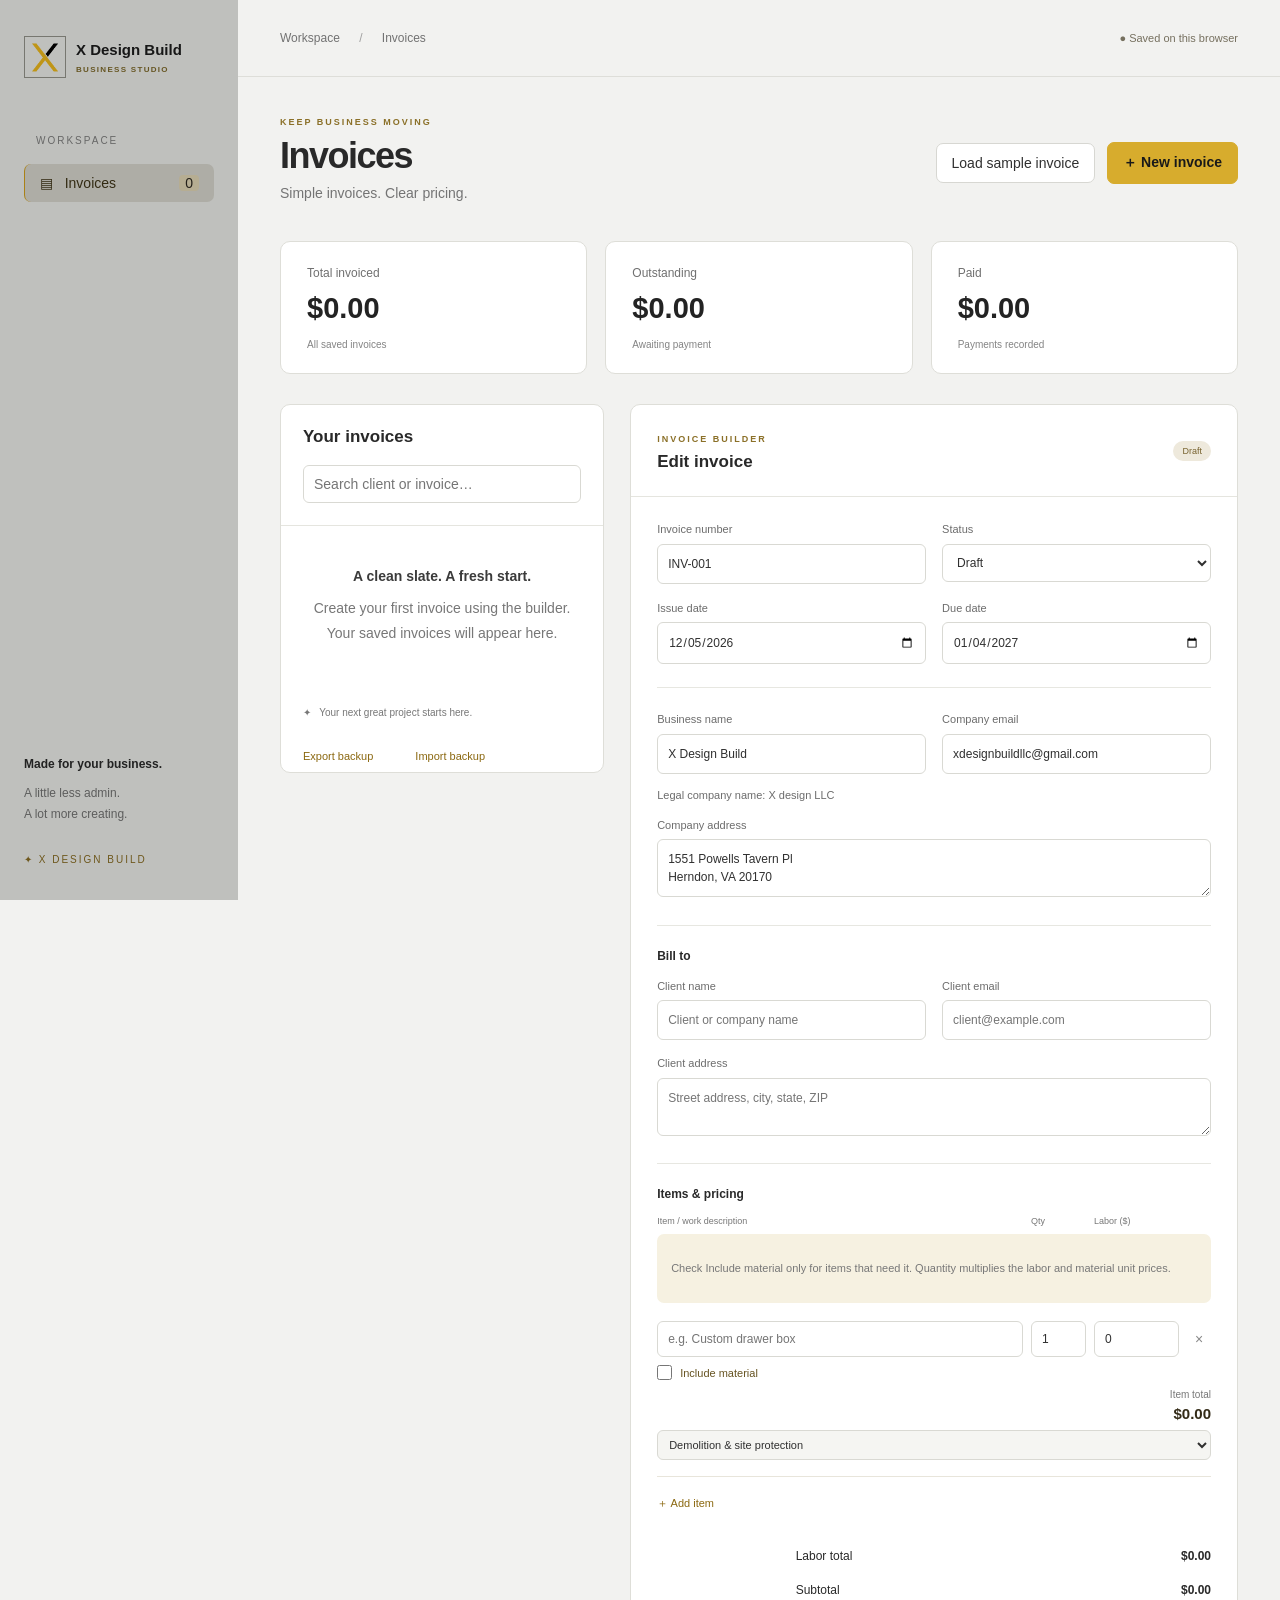
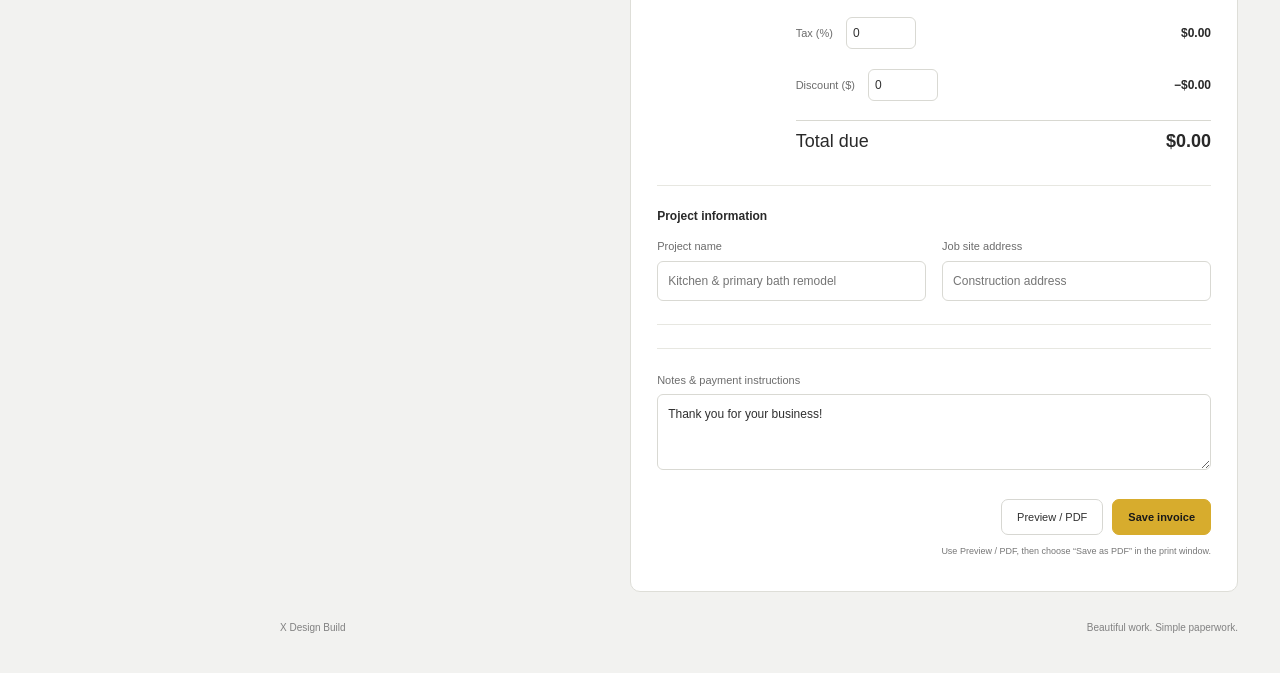
<file: index.html>
<!doctype html><html lang="en"><head><meta charset="utf-8"><meta name="viewport" content="width=device-width,initial-scale=1"><title>X Design Build — Invoices</title><style>
:root{font-family:'DM Sans',sans-serif;color:#253b35;background:#f5f7f4;font-size:14px}*{box-sizing:border-box}body{margin:0}button,input,textarea,select{font:inherit}button{cursor:pointer;border:1px solid #dce3de;background:white;border-radius:7px;padding:11px 15px;color:inherit}button:hover{filter:brightness(.96)}aside{position:fixed;width:238px;height:100vh;background:#153e34;color:#f8faf5;padding:36px 24px}.brand{display:flex;gap:12px;color:inherit;text-decoration:none;font-size:17px;font-weight:700;align-items:center}.mark{font-size:33px;border:1px solid #739185;padding:0 10px;font-weight:400}.brand small{display:block;font-size:9px;letter-spacing:2px;color:#a5bbb0;margin-top:7px}.navlabel{font-size:10px;letter-spacing:2px;color:#8eaaa0;margin:57px 12px 18px}.nav{width:100%;text-align:left;background:#2e5549;border:0;color:white}.nav span{float:right;background:#59766b;border-radius:4px;padding:0 6px}.coming{color:#90a89d;margin:24px 12px;font-size:13px}.coming small{display:block;font-size:8px;letter-spacing:1px;margin:9px 0 0 23px}.sidefoot{position:absolute;bottom:35px;font-size:12px}.sidefoot p{color:#a5bbb0;line-height:1.8}.sidefoot span{display:block;color:#a3b8a9;font-size:10px;letter-spacing:2px;margin-top:28px}main{margin-left:238px}header{height:77px;border-bottom:1px solid #e1e7e0;display:flex;align-items:center;justify-content:space-between;padding:0 42px;font-size:12px;color:#738079}header i{font-style:normal;margin:0 16px;color:#a4ada5}.local{font-size:11px;color:#597264}.page{padding:40px 42px}.heading{display:flex;align-items:center;justify-content:space-between;margin-bottom:32px}.eyebrow{font-size:9px;letter-spacing:2px;font-weight:700;color:#7b8e7c}h1{font-family:Manrope,sans-serif;font-size:36px;letter-spacing:-1.5px;margin:8px 0}p{color:#859087}.heading p{margin:8px 0}.primary{background:#225543;color:white;border-color:#225543;font-weight:600}.stats{display:grid;grid-template-columns:repeat(3,1fr);gap:18px;margin-bottom:30px}.stats>div{border:1px solid #e0e5dd;background:#fff;padding:22px 26px;border-radius:10px}.stats label{font-size:12px;color:#79867b}.stats strong{display:block;font:700 29px Manrope,sans-serif;margin:10px 0}.stats small{font-size:10px;color:#93a08e}.workspace{display:grid;grid-template-columns:minmax(250px,.8fr) minmax(430px,1.5fr);gap:26px;align-items:start}.library,.editor{background:#fff;border:1px solid #e0e5dd;border-radius:10px;overflow:hidden}.libraryhead{padding:22px;border-bottom:1px solid #edf0e9}h2{font:700 17px Manrope,sans-serif;margin:0 0 18px}input,textarea,select{width:100%;border:1px solid #dfe5dc;border-radius:6px;background:#fff;padding:10px;color:#33483b;outline:none}input:focus,textarea:focus,select:focus{border-color:#4b7d60;box-shadow:0 0 0 2px #e7efe5}textarea{resize:vertical}label{display:block;color:#7b877c;font-size:11px;line-height:1.5}label input,label textarea,label select{margin-top:6px;font-size:12px}.invoiceRow{padding:19px 22px;border-bottom:1px solid #edf0e9;cursor:pointer;display:flex;justify-content:space-between;gap:12px}.invoiceRow:hover,.invoiceRow.selected{background:#f1f5ee}.invoiceRow strong{display:block;font-size:13px;margin-bottom:7px}.invoiceRow small{color:#8d998c;font-size:10px}.invoiceRow .right{text-align:right;white-space:nowrap}.badge{font-size:9px;padding:5px 9px;background:#f0efdf;color:#8b8353;border-radius:20px;display:inline-block}.badge.Paid{background:#e5efe2;color:#4d7953}.badge.Sent{background:#e8edf5;color:#576f95}.tip{font-size:10px;color:#8b9982;padding:22px}.empty{padding:38px 24px;text-align:center;color:#8a9689;line-height:1.8}.empty b{display:block;color:#415a45;margin-bottom:7px}.editorhead{padding:24px 26px;border-bottom:1px solid #e7ece3;display:flex;justify-content:space-between;align-items:center}.editorhead h2{margin:7px 0 0}form{padding:24px 26px}.twocol{display:grid;grid-template-columns:1fr 1fr;gap:16px;margin-bottom:15px}.divider{height:1px;background:#edf0e8;margin:23px 0}h3{font-size:12px;margin:0 0 15px}.itemlabels,.item{display:grid;grid-template-columns:minmax(100px,1fr) 55px 85px 24px;gap:8px;align-items:center}.itemlabels{font-size:9px;color:#8a9787;margin-bottom:8px}.item{margin-bottom:9px}.item input{font-size:12px;min-width:0}.remove{padding:3px;border:0;color:#a3998c}.textbutton{padding:10px 0;border:0;background:transparent;font-size:11px;color:#5b7953;margin:0 20px 0 0}.library>.textbutton{margin-left:22px}.import{display:inline;cursor:pointer}.calcs{margin:18px 0 22px 25%}.calcs>div{display:flex;align-items:center;justify-content:space-between;padding:10px 0;font-size:12px}.calcs input{width:70px;display:inline;margin:0 0 0 10px;padding:6px}.grand{border-top:1px solid #dde5d7;margin-top:9px;font-size:18px!important}.actions{display:flex;gap:9px;justify-content:flex-end;margin-top:24px}.actions button{font-size:11px}.danger{margin-right:auto;color:#b56853}.hint{font-size:9px;text-align:right;line-height:1.6}footer{display:flex;justify-content:space-between;margin-top:30px;font-size:10px;color:#95a18e}#toast{position:fixed;bottom:25px;left:50%;background:#173e31;color:white;border-radius:7px;padding:12px 25px;display:none}#printArea{display:none}@media(min-width:1500px){.page{max-width:1350px;margin:auto}}@media(max-width:1050px){aside{width:190px;padding:30px 18px}main{margin-left:190px}.page{padding:28px 24px}.workspace{grid-template-columns:1fr}.library{max-height:360px;overflow:auto}header{padding:0 24px}}@media(max-width:650px){aside{position:static;width:auto;height:auto;padding:18px}.brand{font-size:14px}.mark{font-size:22px}.navlabel,.nav,.coming,.sidefoot{display:none}main{margin:0}header{height:50px;padding:0 18px}.local{font-size:9px}.page{padding:24px 14px}.heading{gap:10px}h1{font-size:29px}.heading p{font-size:11px}.stats{gap:7px}.stats>div{padding:14px 10px}.stats strong{font-size:20px}.stats small{font-size:8px}.stats label{font-size:10px}form,.editorhead{padding:20px 16px}.actions{flex-wrap:wrap}.calcs{margin-left:10%}}@media print{@page{size:A4;margin:18mm}body{background:white}body>*{display:none!important}#printArea{display:block!important;color:#1c342a;font:12px Arial,sans-serif}.phead{display:flex;justify-content:space-between;border-bottom:3px solid #254d3d;padding-bottom:30px;margin-bottom:30px}.phead h1{font-size:30px;letter-spacing:0}.pcols{display:flex;justify-content:space-between;gap:40px;margin-bottom:35px}.pcols>div{flex:1}#printArea h3{color:#78917e;font-size:10px;letter-spacing:2px}#printArea table{width:100%;border-collapse:collapse;margin:30px 0}#printArea td,#printArea th{padding:14px 8px;border-bottom:1px solid #dfe6dd;text-align:right}#printArea td:first-child,#printArea th:first-child{text-align:left}#printArea th{background:#eff3ed;font-size:10px}.ptotals{width:45%;margin-left:auto;line-height:2.4}.ptotals div{display:flex;justify-content:space-between}.ptotals .pgrand{border-top:2px solid #264f3f;font-weight:bold;font-size:18px}.pnotes{border-top:1px solid #dfe6dd;margin-top:40px;padding-top:20px;white-space:pre-wrap;line-height:1.7}}

.legal-name{font-size:11px;color:#7b877c;margin:0 0 16px}

.heading{gap:12px;flex-wrap:wrap}.heading>div{flex:1;min-width:220px}.viewtabs{display:flex;gap:6px;padding:15px 20px;border-bottom:1px solid #e4e9e0}.viewtabs button{font-size:11px;padding:9px 13px}.viewtabs .chosen{background:#eaf1e4;border-color:#abc19c}.category{grid-column:1/-1;font-size:11px;padding:7px;background:#f5f8f1;margin-bottom:8px}.sectionhelp{font-size:11px;line-height:1.7;color:#7b8775}.upload{display:inline-block;padding:12px 18px;border:1px dashed #93ae82;border-radius:7px;background:#f4f8ef;cursor:pointer;margin:8px 0 18px}.materialcard{display:grid;grid-template-columns:110px 1fr;gap:16px;padding:16px 0;border-bottom:1px solid #e8eddf}.materialcard img{width:110px;height:130px;object-fit:cover;border-radius:6px}.materialcard label{margin-bottom:8px}.paymentcard,.phasecard{border:1px solid #e0e7d9;border-radius:7px;padding:14px;margin:12px 0;background:#fafbf8}.paymentcard>label,.phasecard>label{margin-bottom:12px}.paymentbottom{display:flex;align-items:center;justify-content:space-between}.paymentbottom input{width:auto;vertical-align:middle;margin-right:7px}.paymentsummary,.paymentwarning{padding:12px;font-size:11px;border-radius:6px;line-height:1.8;background:#eef4e7}.paymentwarning{background:#fff3d9;color:#8f662a}.featurepanel{border-top:1px solid #e1e8d8;margin-top:22px;padding-top:22px}.featurepanel>label{margin:14px 0}.draftnotice{font-size:11px;line-height:1.8;padding:13px;border:1px solid #dfcfa9;background:#fff9ec;color:#8e7135}.featurepanel button{margin-top:14px}@media print{.printattachment{break-before:page}.printmaterials{display:grid;grid-template-columns:1fr 1fr;gap:20px}.printmaterials figure{margin:0;break-inside:avoid}.printmaterials img{width:100%;max-height:220px;object-fit:contain}.printmaterials figcaption{font-size:11px;line-height:1.7}.contracttext{white-space:pre-wrap;line-height:1.8;color:#253b35}.signatures{margin-top:45px;break-inside:avoid;line-height:1.8}#printArea h2{margin-top:25px}#printArea h3{margin:22px 0 8px}#printArea p{color:#3d5144;line-height:1.7}#printArea tr{break-inside:avoid}}

[hidden]{display:none!important}#billingPage{padding:24px 26px}.workflowintro p{font-size:12px;line-height:1.8}.workflowintro h2{margin-bottom:8px}#milestoneChoices{margin:24px 0}#billingPage h3{margin-top:24px}.milestonechoice{display:flex;gap:15px;align-items:center;justify-content:space-between;border-bottom:1px solid #e3e9dd;padding:16px 0}.milestonechoice b{font-size:12px}.milestonechoice small{display:block;margin-top:7px;color:#7c8874;font-size:11px}.milestonechoice button{font-size:10px}.milestonechoice button:disabled{cursor:default;opacity:.5}.viewtabs{flex-wrap:wrap}

.company-logo{width:100%;height:auto;background:white;display:block}.brand{background:white;padding:8px;border-radius:4px}@media print{.document-logo{width:240px;height:auto;display:block}}

.brand{background:transparent!important;padding:0!important;border-radius:0;gap:10px;font-size:15px}.original-x{display:block;width:48px;height:70px;overflow:hidden;flex:0 0 48px}.original-x img{height:70px;width:auto;max-width:none;display:block}.brand>span:last-child{white-space:nowrap}.brand small{font-size:8px;letter-spacing:1.3px}

.original-x{width:30px!important;height:42px!important;flex:0 0 30px!important}.original-x img{height:42px!important;width:auto!important}.brand{gap:9px!important;align-items:center}

.original-x{width:40px!important;height:42px!important;flex:0 0 40px!important}.original-x img{height:42px!important;width:auto!important;max-width:none!important}.brand{gap:8px!important}

/* Gray, black, and mustard brand palette */
:root{color:#292929;background:#f2f2f0;accent-color:#d6a91e}
aside{background:#191919;color:#fafafa}.brand small{color:#c9ad59}.navlabel{color:#999}.nav.active{background:#383327;color:#ffcf48;border-left:3px solid #e7b72d}.nav span{background:#51472c;color:#ffdc76}.nav:not(.active){color:#d0d0d0}.nav:hover{background:#303030!important}.sidefoot p{color:#aaa}.sidefoot span{color:#d4b45d}
header{border-color:#deded9;color:#727272}header i{color:#a0a0a0}.local{color:#76705f}.eyebrow{color:#8b7028}.heading p,p{color:#747474}
button{border-color:#d7d7d2;color:#303030;background:#fff}button:focus-visible{outline:3px solid #d2a62e;outline-offset:3px}.primary{background:#d7ac2d;color:#191919;border-color:#d7ac2d;font-weight:700}.primary:hover{background:#c69b20;filter:none}
.stats>div,.library,.editor{border-color:#deded8;background:#fff}.stats label{color:#707070}.stats small{color:#848484}.stats strong{color:#232323}.libraryhead,.invoiceRow,.editorhead,.viewtabs,.materialcard,.milestonechoice{border-color:#e5e5df}.invoiceRow:hover,.invoiceRow.selected{background:#fff7de}.invoiceRow.selected{box-shadow:inset 3px 0 #d7ac2d}.invoiceRow small{color:#777}.tip,.sectionhelp,.empty,.hint,.milestonechoice small{color:#777}.empty b{color:#3b3b3b}
input,textarea,select{border-color:#d9d9d3;color:#303030;background:#fff}input:focus,textarea:focus,select:focus{border-color:#b88c14;box-shadow:0 0 0 2px #f7edcd}label,.legal-name{color:#6c6c6c}.divider{background:#e7e7e1}.itemlabels{color:#777}.category{background:#f5f5f2}.textbutton{color:#8b6810}.remove{color:#888}.danger{color:#a14835}.grand{border-color:#d8d8d1}.viewtabs .chosen{background:#fff0be;border-color:#d2ae40;color:#5d470a}.upload{background:#fff9e9;border-color:#c9a73e;color:#705714}.paymentcard,.phasecard{background:#f8f8f5;border-color:#deded7}.paymentsummary{background:#f5f0df;color:#524a34}.paymentwarning,.draftnotice{background:#fff4d1;border-color:#dbc071;color:#765a16}.featurepanel{border-color:#deded7}.badge{background:#eee9dc;color:#77622e}.badge.Paid{background:#e9e9e5;color:#424242}.badge.Sent{background:#fff0bc;color:#765a13}footer{color:#818181}#toast{background:#242424;color:#ffdb70}
@media print{#printArea{color:#242424}.phead{border-color:#b38a1a}.ptotals .pgrand{border-color:#b38a1a}#printArea th{background:#f3f0e5}#printArea td,#printArea th,.pnotes{border-color:#deded7}#printArea h3{color:#877024}#printArea p,.contracttext{color:#393939}.draftnotice{color:#765a16}}

/* Light gray sidebar keeps both black and gold logo strokes visible. */
aside{background:#d9d9d6;color:#222}.brand{color:#171717}.brand small{color:#665522}.navlabel{color:#676767}.nav.active{background:#c7c4bb;color:#332b13;border-left-color:#aa8116}.nav span{background:#b6ad92;color:#242019}.nav:not(.active){color:#333}.nav:hover{background:#c6c6c1!important}.sidefoot p{color:#5d5d5d}.sidefoot span{color:#6e571c}

/* Slightly darker gray sidebar. */
aside{background:#bfc0bd}.nav.active{background:#aeada6}.nav:hover{background:#afafaa!important}

.preview-logo{display:block;width:100%;height:auto;max-height:76px;object-fit:contain}.brand{width:100%}

.brand .mark{display:flex;align-items:center;justify-content:center;width:40px;height:44px;flex:0 0 40px;border:1px solid #797971;color:#c29716;font-size:33px;padding:0;font-weight:400}.brand{gap:10px!important}

.brand .mark{color:#ed861c;width:42px;height:42px;flex:0 0 42px;border:1px solid #777770;border-radius:0;box-sizing:border-box}

.brand .mark{color:#c29716;font-weight:600}

.brand .custom-x-frame{display:flex;align-items:center;justify-content:center;width:42px;height:42px;flex:0 0 42px;border:1px solid #777770;border-radius:0;padding:0;overflow:hidden}.custom-x-crop{display:block;width:32px;height:34px;overflow:hidden;flex:0 0 32px}.custom-x-crop img{display:block;height:34px;width:auto;max-width:none}

/* Mustard tint for the original X symbol. */
.custom-x-crop img{filter:brightness(.78) saturate(.85)}

.custom-x-crop{width:27px;height:29px;flex:0 0 27px}.custom-x-crop img{height:29px;width:auto}

.optional-materials{margin:22px 0;padding:17px;border:1px solid #d8d6cc;border-radius:8px;background:#faf8f0}.material-toggle{display:flex;align-items:center;gap:9px;color:#413a26;font-size:13px;font-weight:600}.material-toggle input{width:17px;height:17px;margin:0}.kind{grid-column:1/-1;font-size:11px;padding:6px;margin-bottom:10px}

.pricing-toggle{padding:14px;background:#f6f1e1;border-radius:7px;margin-bottom:18px}.pricing-toggle>label{display:flex;gap:9px;align-items:center;font-size:12px;color:#423820}.pricing-toggle input{width:16px;height:16px;margin:0}.material-price{grid-column:1/3}.line-total{grid-column:3/5;display:flex;flex-direction:column;align-items:flex-end;font-size:10px;color:#777}.line-total b{font-size:15px;color:#332b17;margin-top:5px}.priced-item{padding-bottom:8px;border-bottom:1px solid #e8e5db}

@media print{#printArea .invoice-brand{display:flex;align-items:center;width:auto;gap:10px!important;text-decoration:none;color:#171717;background:transparent!important}#printArea .invoice-brand>span:last-child{font-size:18px;font-weight:700}#printArea .invoice-brand small{display:block;font-size:8px;letter-spacing:1.3px;color:#665522;margin-top:6px}#printArea .custom-x-frame{display:flex;align-items:center;justify-content:center;width:42px;height:42px;flex:0 0 42px;border:1px solid #777770;padding:0;border-radius:0;overflow:hidden}#printArea .custom-x-crop{display:block;width:27px;height:29px;flex:0 0 27px;overflow:hidden}#printArea .custom-x-crop img{display:block;height:29px;width:auto;max-width:none;filter:brightness(.78) saturate(.85)}}

/* Fine mustard accent lines. */
.nav.active{border-left-width:1px}.invoiceRow.selected{box-shadow:inset 1px 0 #d7ac2d}@media print{.phead{border-bottom-width:1px}.ptotals .pgrand{border-top-width:1px}}

.invoice-history{width:min(640px,92vw);max-height:80vh;overflow:auto;border:1px solid #ccc9bd;border-radius:12px;padding:24px;color:#292929;background:#fff}.invoice-history::backdrop{background:#0006}.history-top{display:flex;justify-content:space-between;align-items:center}.history-top h2{margin:0}.invoice-history p{font-size:12px;line-height:1.8}.history-entry{display:flex;justify-content:space-between;width:100%;text-align:left;padding:16px;margin-top:9px}.history-entry small{display:block;color:#777;font-size:11px;margin-top:7px}

.per-item-material{grid-column:1/-1;display:flex;align-items:center;gap:8px;font-size:11px;color:#665321}.per-item-material input{width:15px;height:15px;margin:0}.pricing-toggle>input[hidden]{display:none!important}
</style></head><body><aside><a class="brand" href="#"><span class="mark custom-x-frame"><span class="custom-x-crop"><img src="[data-uri]" alt="X"></span></span><span>X Design Build<small>BUSINESS STUDIO</small></span></a><div class="navlabel">WORKSPACE</div><button class="nav active" id="all">▤ &nbsp; Invoices <span id="count">0</span></button><div class="coming">▧ &nbsp; Contracts <small>COMING LATER</small></div><div class="sidefoot"><b>Made for your business.</b><p>A little less admin.<br>A lot more creating.</p><span>✦ X DESIGN BUILD</span></div></aside><main><header><span>Workspace <i>/</i> Invoices</span><span class="local">● Saved on this browser</span></header><section class="page"><div class="heading"><div><div class="eyebrow">KEEP BUSINESS MOVING</div><h1>Invoices</h1><p>Create something great. Get paid for it.</p></div><button class="primary" id="new">＋ New invoice</button></div><div class="stats"><div><label>Total invoiced</label><strong id="total">$0.00</strong><small>All saved invoices</small></div><div><label>Outstanding</label><strong id="outstanding">$0.00</strong><small>Awaiting payment</small></div><div><label>Paid</label><strong id="paid">$0.00</strong><small>Payments recorded</small></div></div><div class="workspace"><section class="library"><div class="libraryhead"><h2>Your invoices</h2><input id="search" placeholder="Search client or invoice…" aria-label="Search invoices"></div><div id="list"></div><div class="tip">✦ &nbsp; Your next great project starts here.</div><button id="export" class="textbutton">Export backup</button><label class="textbutton import">Import backup<input id="import" type="file" accept="application/json" hidden></label></section><section class="editor"><div class="editorhead"><div><span class="eyebrow">INVOICE BUILDER</span><h2 id="editorTitle">New invoice</h2></div><span class="badge" id="badge">Draft</span></div><form id="form"><div class="twocol"><label>Invoice number<input id="number" required></label><label>Status<select id="status"><option>Draft</option><option>Sent</option><option>Paid</option></select></label><label>Issue date<input id="issued" type="date" required></label><label>Due date<input id="due" type="date" required></label></div><div class="divider"></div><div class="twocol"><label>Business name<input id="company" required value="X Design Build"></label><label>Company email<input id="companyEmail" type="email" placeholder="you@company.com"></label></div><p class="legal-name">Legal company name: X design LLC</p><label>Company address<textarea id="companyAddress" rows="2" placeholder="Business address"></textarea></label><div class="divider"></div><h3>Bill to</h3><div class="twocol"><label>Client name<input id="client" required placeholder="Client or company name"></label><label>Client email<input id="email" type="email" placeholder="client@example.com"></label></div><label>Client address<textarea id="address" rows="2" placeholder="Street address, city, state, ZIP"></textarea></label><div class="divider"></div><h3>Project details</h3><div class="itemlabels"><span>Description</span><span>Qty</span><span>Rate ($)</span><span></span></div><div id="items"></div><button type="button" class="textbutton" id="add">＋ Add line item</button><div class="calcs"><div><span>Subtotal</span><b id="subtotal"></b></div><div><label>Tax (%) <input id="tax" type="number" min="0" max="100" step="0.01" value="0"></label><b id="taxamount"></b></div><div><label>Discount ($) <input id="discount" type="number" min="0" step="0.01" value="0"></label><b id="discountamount"></b></div><div class="grand"><span>Total due</span><b id="grand"></b></div></div><label>Notes & payment instructions<textarea id="notes" rows="3" placeholder="Payment details, a thank-you, or anything your client should know."></textarea></label><div class="actions"><button type="button" id="delete" class="danger" hidden>Delete</button><button type="button" id="print">Preview / PDF</button><button class="primary" type="submit">Save invoice</button></div><p class="hint">Use Preview / PDF, then choose “Save as PDF” in the print window.</p></form></section></div><footer>X Design Build <span>Beautiful work. Simple paperwork.</span></footer></section></main><div id="toast" role="status"></div><div id="printArea"></div><script>const $=id=>document.getElementById(id), KEY='x-design-invoices-v1', money=n=>new Intl.NumberFormat('en-US',{style:'currency',currency:'USD'}).format(n);let invoices=[], current=null;try{invoices=JSON.parse(localStorage.getItem(KEY)||'[]')}catch{}const fields=['number','status','issued','due','company','companyEmail','companyAddress','client','email','address','tax','discount','notes'];const esc=s=>String(s??'').replace(/[&<>"']/g,c=>({'&':'&amp;','<':'&lt;','>':'&gt;','"':'&quot;',"'":'&#39;'}[c]));const date=d=>{let x=new Date(d);return x.getFullYear()+'-'+String(x.getMonth()+1).padStart(2,'0')+'-'+String(x.getDate()).padStart(2,'0')};function totals(d){let sub=d.items.reduce((a,i)=>a+Math.round(Number(i.qty)*Number(i.rate)*100),0)/100,tax=Math.round(sub*Number(d.tax))/100,discount=Number(d.discount)||0;return {sub,tax,discount,total:Math.max(0,Math.round((sub+tax-discount)*100)/100)}}function read(){return Object.fromEntries([...fields.map(k=>[k,$(k).value]),['items',[...document.querySelectorAll('.item')].map(r=>({description:r.children[0].value,qty:Number(r.children[1].value),rate:Number(r.children[2].value)}))]])}function toast(t){$('toast').textContent=t;$('toast').style.display='block';setTimeout(()=>$('toast').style.display='none',2800)}function persist(){try{localStorage.setItem(KEY,JSON.stringify(invoices));return true}catch{toast('Unable to save. Export a backup to keep your invoices.');return false}}function addItem(v={description:'',qty:1,rate:0}){let r=document.createElement('div');r.className='item';r.innerHTML=`<input aria-label="Item description" placeholder="e.g. Brand identity design" required value="${esc(v.description)}"><input aria-label="Quantity" type="number" min="0.01" step="0.01" required value="${v.qty}"><input aria-label="Rate" type="number" min="0" step="0.01" required value="${v.rate}"><button type="button" class="remove" aria-label="Remove item">×</button>`;r.querySelector('button').onclick=()=>{if($('items').children.length>1){r.remove();calc()}else toast('Keep at least one line item.')};$('items').append(r);calc()}function calc(){let t=totals(read());$('subtotal').textContent=money(t.sub);$('taxamount').textContent=money(t.tax);$('discountamount').textContent='−'+money(t.discount);$('grand').textContent=money(t.total);$('badge').textContent=$('status').value;$('badge').className='badge '+$('status').value}function load(d){current=d?.id||null;let last=invoices[0]||{};let defaults={number:'INV-'+String(Math.max(0,...invoices.map(i=>Number(i.number.replace(/^INV-/,''))||0))+1).padStart(3,'0'),status:'Draft',issued:date(new Date()),due:date(Date.now()+30*86400000),company:!last.company||/^x design llc$/i.test(last.company)?'X Design Build':last.company,companyEmail:'xdesignbuildllc@gmail.com',companyAddress:'1551 Powells Tavern Pl\nHerndon, VA 20170',tax:0,discount:0,notes:'Thank you for your business!'};fields.forEach(k=>$(k).value=(d||defaults)[k]??'');$('items').innerHTML='';(d?.items||[{description:'',qty:1,rate:0}]).forEach(addItem);$('editorTitle').textContent=d?'Edit invoice':'New invoice';$('delete').hidden=!d;render();calc()}function render(){let all=invoices.map(totals);$('total').textContent=money(all.reduce((a,t)=>a+t.total,0));$('outstanding').textContent=money(invoices.reduce((a,d)=>a+(d.status==='Sent'?totals(d).total:0),0));$('paid').textContent=money(invoices.reduce((a,d)=>a+(d.status==='Paid'?totals(d).total:0),0));$('count').textContent=invoices.length;let q=$('search').value.toLowerCase(),filtered=invoices.filter(d=>(d.client+' '+d.number).toLowerCase().includes(q));$('list').innerHTML=filtered.length?filtered.map(d=>`<div class="invoiceRow ${d.id===current?'selected':''}" role="button" tabindex="0" data-id="${esc(d.id)}"><div><strong>${esc(d.client)}</strong><small>${esc(d.number)} · ${esc(d.issued)}</small></div><div class="right"><strong>${money(totals(d).total)}</strong><span class="badge ${esc(d.status)}">${esc(d.status)}</span></div></div>`).join(''):`<div class="empty"><b>${q?'No matching invoices':'A clean slate. A fresh start.'}</b>${q?'Try a different search.':'Create your first invoice using the builder.<br>Your saved invoices will appear here.'}</div>`;document.querySelectorAll('.invoiceRow').forEach(r=>{r.onclick=()=>switchTo(invoices.find(d=>d.id===r.dataset.id));r.onkeydown=e=>{if(e.key==='Enter'||e.key===' '){e.preventDefault();r.click()}}})}let baseline='';function switchTo(d){if(JSON.stringify(read())!==baseline&&!confirm('Discard unsaved changes?'))return;load(d);baseline=JSON.stringify(read())}$('new').onclick=()=>switchTo(null);$('all').onclick=()=>{$('search').value='';render()};$('search').oninput=render;$('add').onclick=()=>addItem();$('form').oninput=calc;$('form').onchange=calc;$('form').onsubmit=e=>{e.preventDefault();let d=read();if(d.due<d.issued){toast('Due date must be on or after the issue date.');return}if(invoices.some(i=>i.number===d.number&&i.id!==current)){toast('Use a unique invoice number.');return}d.id=current||crypto.randomUUID();let previous=[...invoices];invoices=[d,...invoices.filter(i=>i.id!==d.id)];if(!persist()){invoices=previous;return}load(d);baseline=JSON.stringify(read());toast('Invoice saved')};$('delete').onclick=()=>{if(confirm('Delete this invoice? This cannot be undone.')){let previous=invoices;invoices=invoices.filter(d=>d.id!==current);if(!persist()){invoices=previous;return}load(null);baseline=JSON.stringify(read());toast('Invoice deleted')}};$('print').onclick=()=>{if(!$('form').reportValidity())return;let d=read(),t=totals(d);if(d.due<d.issued){toast('Check the due date.');return}let lines=s=>esc(s).replace(/\n/g,'<br>');$('printArea').innerHTML=`<div class="phead"><div><h1>${esc(d.company)}</h1><p>Legal company name: X design LLC</p><div>${lines(d.companyAddress)}</div><p>${esc(d.companyEmail)}</p></div><div><h1>INVOICE</h1><b>${esc(d.number)}</b></div></div><div class="pcols"><div><h3>BILL TO</h3><b>${esc(d.client)}</b><p>${esc(d.email)}</p>${lines(d.address)}</div><div><h3>INVOICE DETAILS</h3>Issue date: ${esc(d.issued)}<br><br>Due date: ${esc(d.due)}<br><br>Status: ${esc(d.status)}</div></div><table><thead><tr><th>Description</th><th>Qty</th><th>Rate</th><th>Amount</th></tr></thead><tbody>${d.items.map(i=>`<tr><td><small>${esc(i.category||'')}</small><br>${esc(i.description)}</td><td>${i.qty}</td><td>${money(i.rate)}</td><td>${money(Math.round(i.qty*i.rate*100)/100)}</td></tr>`).join('')}</tbody></table><div class="ptotals"><div><span>Subtotal</span><span>${money(t.sub)}</span></div><div><span>Tax (${esc(d.tax)}%)</span><span>${money(t.tax)}</span></div><div><span>Discount</span><span>−${money(t.discount)}</span></div><div class="pgrand"><span>${d.status==='Paid'?'Total paid':'Total due'}</span><span>${money(t.total)}</span></div></div><div class="pnotes"><h3>NOTES & PAYMENT INSTRUCTIONS</h3>${esc(d.notes)}</div>`;document.title=d.number+' — '+d.company;window.print();document.title='X Design Build — Invoices'};$('export').onclick=()=>{let a=document.createElement('a');a.href=URL.createObjectURL(new Blob([JSON.stringify(invoices,null,2)],{type:'application/json'}));a.download='x-design-invoices-'+date(new Date())+'.json';a.click();setTimeout(()=>URL.revokeObjectURL(a.href),1000)};$('import').onchange=async e=>{let f=e.target.files[0];if(!f)return;try{let data=JSON.parse(await f.text());if(!Array.isArray(data)||!data.every(d=>d&&(typeof validProjectExtras!=='function'||validProjectExtras(d))&&typeof d.id==='string'&&fields.every(k=>typeof d[k]==='string'||typeof d[k]==='number')&&['Draft','Sent','Paid'].includes(d.status)&&Number(d.tax)>=0&&Number(d.tax)<=100&&Number(d.discount)>=0&&Array.isArray(d.items)&&d.items.length&&d.items.every(i=>typeof i.description==='string'&&Number.isFinite(i.qty)&&i.qty>0&&Number.isFinite(i.rate)&&i.rate>=0)))throw Error();if(!confirm('Import '+data.length+' invoices? Matching invoice IDs will be replaced.'))return;let previous=invoices;invoices=[...data,...invoices.filter(i=>!data.some(d=>d.id===i.id))];if(!persist()){invoices=previous;return}load(null);baseline=JSON.stringify(read());toast('Backup imported')}catch{toast('This is not a valid invoice backup.')}finally{e.target.value=''}};load(null);baseline=JSON.stringify(read());
</script><script>// Remodeling workspace extensions. Existing invoice records remain compatible.
const categories=['Demolition & site protection','Framing & carpentry','Electrical','HVAC & ventilation','Plumbing','Cabinetry & countertops','Flooring & tile','Drywall & painting','Fixtures & finishes','Permits & project management','Other'];
let materials=[],phases=[],payments=[],contract={};
const originalRead=read,originalLoad=load,originalAdd=addItem,originalCalc=calc;
const optionList=(list,value)=>list.map(x=>`<option ${x===value?'selected':''}>${esc(x)}</option>`).join('');
const clone=x=>JSON.parse(JSON.stringify(x));
const safePhoto=s=>typeof s==='string'&&/^data:image\/(jpeg|png|webp);base64,[A-Za-z0-9+/=]+$/.test(s)?s:'';
$('new').insertAdjacentHTML('beforebegin','<button id="sample" type="button">Load sample project</button>');
document.querySelector('.coming').outerHTML='<button type="button" class="nav" id="contractNav" style="margin-top:12px;background:transparent">▧ &nbsp; Contract builder</button><button type="button" class="nav" id="planNav" style="margin-top:12px;background:transparent">▦ &nbsp; Project plan</button>';
document.querySelector('.heading p').textContent='Kitchen & bath remodeling, from scope to final payment.';
$('editorTitle').closest('.editorhead').insertAdjacentHTML('afterend','<div class="viewtabs"><button type="button" data-view="invoice" class="chosen">Invoice</button><button type="button" data-view="plan">Project plan</button><button type="button" data-view="contract">Contract</button></div>');
$('items').previousElementSibling.innerHTML='<span>Description</span><span>Qty</span><span>Rate ($)</span><span></span>';
const extra=document.createElement('div');extra.id='projectExtras';extra.innerHTML=`<div class="divider"></div><h3>Project information</h3><div class="twocol"><label>Project name<input id="projectName" placeholder="Kitchen & primary bath remodel"></label><label>Job site address<input id="projectAddress" placeholder="Construction address"></label></div><div class="divider"></div><div id="retiredMaterialPhotos" hidden style="display:none!important"><input id="materialUpload" type="file" hidden><div id="materials"></div></div><div class="divider"></div><section id="paymentSection" hidden style="display:none!important"><h3>Payment plan</h3><p class="sectionhelp">Use dollar amounts for a deposit and progress milestones. “Received” tracks payments without changing the contract price.</p><div id="payments"></div><button type="button" id="addPayment" class="textbutton">＋ Add payment</button><button type="button" id="splitPayments" class="textbutton">Use 30 / 40 / 30 split</button><div id="paymentSummary" role="status"></div></section>`;
$('notes').parentElement.before(extra);
const panels=document.createElement('div');panels.innerHTML=`<section id="planPanel" class="featurepanel" hidden><h3>Project plan</h3><p class="sectionhelp">Optional scheduling view. Set dates and track each phase. Dates are planning targets.</p><div id="phases"></div><button type="button" id="addPhase" class="textbutton">＋ Add phase</button><button type="button" id="printPlan">Print project plan</button></section><section id="contractPanel" class="featurepanel" hidden><h3>Remodeling contract builder</h3><p class="draftnotice">Draft template — review local requirements before signing. Add required licenses, notices, cancellation rights, and other project-specific terms. This app prints signature spaces; it does not collect electronic signatures.</p><div class="twocol"><label>Contract reference<input id="contractRef" placeholder="CTR-001"></label><label>Project state / jurisdiction<input id="jurisdiction" placeholder="State where the work is performed"></label><label>Target start<input id="startDate" type="date"></label><label>Target completion<input id="endDate" type="date"></label><label>License / registration information<input id="license" placeholder="Applicable license or registration"></label><label>Contract date<input id="contractDate" type="date"></label></div><label>Scope of work<textarea id="scope" rows="4" placeholder="Describe included work. Invoice line items will also be attached."></textarea></label><label>Exclusions & owner responsibilities<textarea id="exclusions" rows="3" placeholder="Work excluded, owner-supplied items, access, utilities…"></textarea></label><label>Permits & inspections<textarea id="permits" rows="2" placeholder="Who obtains permits and arranges inspections?"></textarea></label><label>Changes, delays & material substitutions<textarea id="changes" rows="3"></textarea></label><label>Warranty & closeout<textarea id="warranty" rows="3" placeholder="Enter the warranty terms and final walkthrough process agreed for this project."></textarea></label><label>Cancellation, termination & disputes<textarea id="termination" rows="3" placeholder="Enter applicable reviewed terms and required notices."></textarea></label><label>Additional terms & required notices<textarea id="otherTerms" rows="4"></textarea></label><button type="button" id="printContract" class="primary">Preview / PDF contract draft</button></section>`;
extra.after(panels);
const contractKeys=['contractRef','jurisdiction','startDate','endDate','license','contractDate','scope','exclusions','permits','changes','warranty','termination','otherTerms'];
read=function(){let d=originalRead();d.items.forEach((v,i)=>v.category=document.querySelectorAll('.item')[i].querySelector('.category')?.value||categories[0]);return {...d,projectName:$('projectName').value,projectAddress:$('projectAddress').value,materials:clone(materials),phases:clone(phases),payments:clone(payments),contract:Object.fromEntries(contractKeys.map(k=>[k,$(k).value]))}};
addItem=function(v){originalAdd(v);let row=$('items').lastElementChild;row.insertAdjacentHTML('beforeend',`<select aria-label="Work category" class="category">${optionList(categories,v?.category||categories[0])}</select>`)};
calc=function(){originalCalc();if($('paymentSummary'))paymentSummary()};
load=function(d){materials=Array.isArray(d?.materials)?clone(d.materials).map(m=>({...m,photo:safePhoto(m.photo)})):[];phases=Array.isArray(d?.phases)?clone(d.phases):[];payments=Array.isArray(d?.payments)?clone(d.payments):[];originalLoad(d);$('projectName').value=d?.projectName||'';$('projectAddress').value=d?.projectAddress||'';contract=d?.contract||{};contractKeys.forEach(k=>$(k).value=contract[k]||'');if(!d?.contract){$('contractDate').value=date(new Date());$('changes').value='Changes to scope, price, schedule, or material selections must be documented and approved by both parties in writing before the changed work begins. Document any effect of concealed conditions, material availability, inspections, and delays.'}renderMaterials();renderPhases();renderPayments();};
function view(name){$('planPanel').hidden=name!=='plan';$('contractPanel').hidden=name!=='contract';document.querySelectorAll('[data-view]').forEach(b=>b.classList.toggle('chosen',b.dataset.view===name));if(name==='plan')$('planPanel').scrollIntoView({behavior:'smooth',block:'center'});if(name==='contract')$('contractPanel').scrollIntoView({behavior:'smooth',block:'start'})}
document.querySelectorAll('[data-view]').forEach(b=>b.onclick=()=>view(b.dataset.view));$('contractNav').onclick=()=>view('contract');$('planNav').onclick=()=>view('plan');
function renderMaterials(){$('materials').innerHTML=materials.length?materials.map((m,i)=>`<div class="materialcard"><img src="${safePhoto(m.photo)}" alt="${esc(m.name||'Material selection')}"><div><label>Material / product<input data-material="${i}" data-key="name" value="${esc(m.name)}" placeholder="e.g. Porcelain floor tile"></label><label>Category<select data-material="${i}" data-key="category">${optionList(categories,m.category)}</select></label><label>Product details / finish<input data-material="${i}" data-key="details" value="${esc(m.details)}" placeholder="Brand, color, SKU, supplier"></label><button type="button" class="textbutton" data-remove-material="${i}">Remove photo</button></div></div>`).join(''):'<p class="sectionhelp">No material photos yet. Import photos from your device.</p>';document.querySelectorAll('[data-material]').forEach(n=>n.oninput=()=>materials[n.dataset.material][n.dataset.key]=n.value);document.querySelectorAll('[data-remove-material]').forEach(n=>n.onclick=()=>{materials.splice(Number(n.dataset.removeMaterial),1);renderMaterials()})}
async function compress(file){if(file.size>20*1024*1024)throw Error('Each image must be smaller than 20 MB.');let bitmap=await createImageBitmap(file);let canvas=document.createElement('canvas'),scale=Math.min(1,900/Math.max(bitmap.width,bitmap.height));canvas.width=Math.round(bitmap.width*scale);canvas.height=Math.round(bitmap.height*scale);let ctx=canvas.getContext('2d');ctx.fillStyle='#fff';ctx.fillRect(0,0,canvas.width,canvas.height);ctx.drawImage(bitmap,0,0,canvas.width,canvas.height);bitmap.close();return canvas.toDataURL('image/jpeg',.75)}
$('materialUpload').onchange=async e=>{let files=[...e.target.files];let added=0;try{if(materials.length+files.length>16)throw Error('Use up to 16 material photos per project.');for(let f of files){if(!['image/jpeg','image/png','image/webp'].includes(f.type))throw Error('Choose JPG, PNG, or WebP pictures.');materials.push({name:f.name.replace(/\.[^.]+$/,''),category:categories[5],details:'',photo:await compress(f)});added++}toast('Photos added. Save the project to keep them.')}catch(err){toast(err.message)}finally{renderMaterials();e.target.value=''}};
function renderPhases(){$('phases').innerHTML=phases.map((p,i)=>`<div class="phasecard"><label>Phase<input data-phase="${i}" data-key="name" value="${esc(p.name)}"></label><div class="twocol"><label>Start<input type="date" data-phase="${i}" data-key="start" value="${esc(p.start)}"></label><label>Finish<input type="date" data-phase="${i}" data-key="end" value="${esc(p.end)}"></label></div><div class="twocol"><label>Status<select data-phase="${i}" data-key="status">${optionList(['Not started','In progress','Complete'],p.status)}</select></label><label>Notes<input data-phase="${i}" data-key="notes" value="${esc(p.notes)}"></label></div><button type="button" class="textbutton" data-remove-phase="${i}">Remove phase</button></div>`).join('')||'<p class="sectionhelp">Add phases to create your optional project plan.</p>';document.querySelectorAll('[data-phase]').forEach(n=>n.oninput=()=>phases[n.dataset.phase][n.dataset.key]=n.value);document.querySelectorAll('[data-remove-phase]').forEach(n=>n.onclick=()=>{phases.splice(Number(n.dataset.removePhase),1);renderPhases()})}
$('addPhase').onclick=()=>{phases.push({name:'New phase',start:'',end:'',status:'Not started',notes:''});renderPhases()};
function renderPayments(){$('payments').innerHTML=payments.map((p,i)=>`<div class="paymentcard"><label>Milestone<input data-payment="${i}" data-key="name" value="${esc(p.name)}" placeholder="Deposit / rough-in / completion"></label><div class="twocol"><label>Amount ($)<input type="number" min="0" step="0.01" data-payment="${i}" data-key="amount" value="${Number(p.amount)||0}"></label><label>Due date (optional)<input type="date" data-payment="${i}" data-key="due" value="${esc(p.due)}"></label></div><div class="paymentbottom"><label><input type="checkbox" data-payment="${i}" data-key="received" ${p.received?'checked':''}> Received</label><button type="button" class="textbutton" data-remove-payment="${i}">Remove</button></div></div>`).join('');document.querySelectorAll('[data-payment]').forEach(n=>n.oninput=()=>{payments[n.dataset.payment][n.dataset.key]=n.type==='checkbox'?n.checked:n.type==='number'?Number(n.value):n.value;paymentSummary()});document.querySelectorAll('[data-remove-payment]').forEach(n=>n.onclick=()=>{payments.splice(Number(n.dataset.removePayment),1);renderPayments()});paymentSummary()}
function paymentSummary(){let t=totals(originalRead()).total,scheduled=payments.reduce((a,p)=>a+Math.round((Number(p.amount)||0)*100),0)/100,received=payments.reduce((a,p)=>a+(p.received?Math.round((Number(p.amount)||0)*100):0),0)/100,diff=Math.round((t-scheduled)*100)/100;$('paymentSummary').textContent=payments.length?`Scheduled: ${money(scheduled)} · Received: ${money(received)} · Remaining balance: ${money(Math.max(0,t-received))}. ${diff===0?'Plan matches the project total.':diff>0?money(diff)+' still needs to be scheduled.':money(-diff)+' over the project total.'}`:'No payment plan yet. Add milestones or start with a suggested split.';$('paymentSummary').className=payments.length&&diff!==0?'paymentwarning':'paymentsummary'}
$('addPayment').onclick=()=>{payments.push({name:'Progress payment',amount:0,due:'',received:false});renderPayments()};
$('splitPayments').onclick=()=>{if(payments.length&&!confirm('Replace the current payment schedule?'))return;let cents=Math.round(totals(originalRead()).total*100),a=Math.round(cents*.3),b=Math.round(cents*.4);payments=[{name:'Deposit / project mobilization',amount:a/100,due:'',received:false},{name:'Rough-in complete',amount:b/100,due:'',received:false},{name:'Final walkthrough & completion',amount:(cents-a-b)/100,due:'',received:false}];renderPayments()};
function attachments(d){return `<h2>Payment schedule</h2>${d.payments.length?`<table><tr><th>Milestone</th><th>Due</th><th>Amount</th><th>Recorded</th></tr>${d.payments.map(p=>`<tr><td>${esc(p.name)}</td><td>${esc(p.due||'At milestone')}</td><td>${money(p.amount)}</td><td>${p.received?'Received':'Not received'}</td></tr>`).join('')}</table>`:'<p>No payment schedule entered.</p>'}${d.materials.length?'<h2>Material selections</h2><div class="printmaterials">'+d.materials.map(m=>`<figure><img src="${safePhoto(m.photo)}"><figcaption><b>${esc(m.name)}</b><br>${esc(m.category)}<br>${esc(m.details)}</figcaption></figure>`).join('')+'</div>':''}`}
const oldPrint=$('print').onclick;
$('print').onclick=()=>{let real=window.print;window.print=()=>{let d=read();$('printArea').insertAdjacentHTML('beforeend',`<div class="printattachment"><h2>${esc(d.projectName)}</h2><p>${esc(d.projectAddress)}</p>${attachments(d)}</div>`);real.call(window)};try{oldPrint()}finally{window.print=real}};
function printDocument(title,body){$('printArea').innerHTML=`<div class="phead"><div><h1>X Design Build</h1><p>Legal company name: X design LLC</p></div><div><h2>${esc(title)}</h2></div></div>${body}`;let before=document.title;document.title=title+' — X Design Build';window.print();document.title=before}
function planHTML(d){return `<h2>${esc(d.projectName||'Remodeling project')}</h2><p>${esc(d.projectAddress)}</p><table><tr><th>Phase</th><th>Start</th><th>Finish</th><th>Status</th><th>Notes</th></tr>${d.phases.map(p=>`<tr><td>${esc(p.name)}</td><td>${esc(p.start||'TBD')}</td><td>${esc(p.end||'TBD')}</td><td>${esc(p.status)}</td><td>${esc(p.notes)}</td></tr>`).join('')}</table>`}
$('printPlan').onclick=()=>{if(phases.some(p=>p.start&&p.end&&p.end<p.start)){toast('A phase ends before it starts. Check the dates.');return}printDocument('Project plan',planHTML(read()))};
$('printContract').onclick=()=>{if(!$('form').reportValidity())return;let d=read(),c=d.contract,t=totals(d),scheduled=d.payments.reduce((a,p)=>a+Math.round(p.amount*100),0);if(d.payments.length&&scheduled!==Math.round(t.total*100)){toast('Make the payment schedule match the project total before printing the contract.');return}if(c.startDate&&c.endDate&&c.endDate<c.startDate){toast('Check the contract start and completion dates.');return}const term=(title,value)=>`<h3>${title}</h3><p class="contracttext">${esc(value||'[To be completed and reviewed before signing]')}</p>`;printDocument('Remodeling contract — DRAFT',`<p class="draftnotice">DRAFT — Complete and review all terms and required local notices before signing.</p><h2>${esc(d.projectName||'Remodeling project')}</h2><p>Contract reference: ${esc(c.contractRef||d.number)} · Date: ${esc(c.contractDate||'To be completed')}</p><p><b>Contractor:</b> X design LLC, using the business name X Design Build<br>${esc(d.companyAddress)}<br>${esc(d.companyEmail)}<br>License / registration: ${esc(c.license||'[To be completed]')}</p><p><b>Owner / client:</b> ${esc(d.client)}<br>${esc(d.address)}<br>${esc(d.email)}</p><p><b>Job site:</b> ${esc(d.projectAddress||'[To be completed]')}<br><b>Project state / jurisdiction:</b> ${esc(c.jurisdiction||'[To be completed]')}</p>${term('Scope of work',c.scope)}<table><tr><th>Category / description</th><th>Qty</th><th>Rate</th><th>Amount</th></tr>${d.items.map(i=>`<tr><td><b>${esc(i.category)}</b><br>${esc(i.description)}</td><td>${i.qty}</td><td>${money(i.rate)}</td><td>${money(Math.round(i.qty*i.rate*100)/100)}</td></tr>`).join('')}</table><p>Subtotal: ${money(t.sub)} · Tax: ${money(t.tax)} · Discount: ${money(t.discount)}</p><h2>Contract price: ${money(t.total)}</h2>${attachments(d)}${term('Target schedule',`Start: ${c.startDate||'To be agreed'}\nCompletion: ${c.endDate||'To be agreed'}`)}${term('Exclusions & owner responsibilities',c.exclusions)}${term('Permits & inspections',c.permits)}${term('Changes, delays & material substitutions',c.changes)}${term('Warranty & closeout',c.warranty)}${term('Cancellation, termination & disputes',c.termination)}${term('Additional terms & required notices',c.otherTerms)}${d.phases.length?planHTML(d):''}<div class="signatures"><p>Owner / client signature: __________________________<br><br>Printed name: __________________ Date: __________</p><p>For X design LLC: _______________________________<br><br>Printed name / title: ______________ Date: __________</p></div>`)};
$('sample').onclick=()=>{if(JSON.stringify(read())!==baseline&&!confirm('Replace the unsaved editor contents with a sample? Saved projects will remain.'))return;let now=date(new Date()),at=n=>date(Date.now()+n*86400000);let d={...read(),id:null,number:'SAMPLE-'+String(Date.now()).slice(-6),client:'Sample client — Jordan Taylor',email:'',address:'Example client address',issued:now,due:at(30),status:'Draft',projectName:'SAMPLE · Kitchen & primary bath remodel',projectAddress:'Sample job site — replace with your project address',tax:0,discount:0,notes:'Illustrative sample only. Replace pricing, quantities, scope, material selections, and payment terms for your project.',items:[['Demolition & site protection','Protect adjacent areas; remove existing kitchen and bath finishes',1,2800],['Framing & carpentry','Blocking, backing, and minor nonstructural framing',1,1600],['Electrical','Lighting, outlets, and fixture installation per approved scope',1,3200],['HVAC & ventilation','Bathroom exhaust and kitchen ventilation coordination',1,1200],['Plumbing','Kitchen sink, shower valve, vanity, and fixture connections',1,4200],['Cabinetry & countertops','Kitchen cabinetry and countertop allowance',1,12500],['Flooring & tile','Floor and shower tile installation',180,28],['Drywall & painting','Drywall repairs, preparation, and finish paint',1,2600],['Fixtures & finishes','Bathroom vanity, faucets, and finish hardware allowance',1,3400],['Permits & project management','Permit allowance, coordination, and final walkthrough',1,1500]].map(([category,description,qty,rate])=>({category,description,qty,rate})),materials:[],phases:[['Site preparation & demolition',1,4],['Framing & rough-ins',5,14],['Inspections & drywall',15,21],['Cabinets, tile & countertops',22,35],['Fixtures, paint & walkthrough',36,42]].map(([name,a,b])=>({name,start:at(a),end:at(b),status:'Not started',notes:''})),payments:[],contract:{contractRef:'SAMPLE-CTR-001',contractDate:now,startDate:at(1),endDate:at(42),scope:'Sample scope: remodel kitchen and primary bathroom as described in the attached work categories. Final selections and allowances must be confirmed in writing.',exclusions:'Sample exclusions: structural engineering, concealed damage remediation, and work outside the listed scope unless separately approved.',permits:'To be agreed: identify required permits, fees, responsible party, and inspection milestones.',changes:'Both parties approve changes in writing, including adjustments to scope, price, selections, and schedule, before changed work begins.'}};let cents=Math.round(totals(d).total*100),a=Math.round(cents*.3),b=Math.round(cents*.4);d.payments=[{name:'Deposit / mobilization',amount:a/100,due:at(1),received:false},{name:'Rough-in complete',amount:b/100,due:at(14),received:false},{name:'Final walkthrough',amount:(cents-a-b)/100,due:at(42),received:false}];load(d);baseline=JSON.stringify(read());toast('Sample loaded. Save it to keep it, or edit it for your own project.');view('invoice')};
const baseImport=$('import').onchange;
// New optional data is normalized when a record is opened; old backups still work.
window.addEventListener('beforeunload',e=>{if(JSON.stringify(read())!==baseline){e.preventDefault();e.returnValue=''}});
load(null);baseline=JSON.stringify(read());

function validProjectExtras(d){const text=x=>typeof x==='string';return (d.projectName===undefined||text(d.projectName))&&(d.projectAddress===undefined||text(d.projectAddress))&&(d.materials===undefined||(Array.isArray(d.materials)&&d.materials.length<=16&&d.materials.every(m=>m&&text(m.name)&&text(m.details)&&text(m.category)&&!!safePhoto(m.photo))))&&(d.phases===undefined||(Array.isArray(d.phases)&&d.phases.every(p=>p&&['name','start','end','status','notes'].every(k=>text(p[k])))))&&(d.payments===undefined||(Array.isArray(d.payments)&&d.payments.every(p=>p&&text(p.name)&&text(p.due)&&typeof p.received==='boolean'&&Number.isFinite(p.amount)&&p.amount>=0)))&&(d.contract===undefined||(d.contract&&typeof d.contract==='object'&&!Array.isArray(d.contract)&&Object.values(d.contract).every(text)))}
</script><script>
// Invoice-only workspace.
$('contractNav').remove();
$('contractPanel').hidden=true;
document.querySelector('[data-view="contract"]').remove();
view=function(name){$('planPanel').hidden=name!=='plan';$('contractPanel').hidden=true;document.querySelectorAll('[data-view]').forEach(b=>b.classList.toggle('chosen',b.dataset.view===name))};
document.querySelectorAll('[data-view]').forEach(b=>b.onclick=()=>view(b.dataset.view));$('planNav').onclick=()=>view('plan');
const invoiceRead=read;read=function(){const d=invoiceRead();const saved=invoices.find(x=>x.id===current);if(saved?.billingInvoices)d.billingInvoices=clone(saved.billingInvoices);if(saved?.contract)d.contract=clone(saved.contract);else delete d.contract;return d};
document.querySelector('.heading h1').textContent='Invoices';document.querySelector('.heading p').textContent='Remodeling invoices, materials, and payments in one place.';
const logoURI='[data-uri]';
const invoicePrint=$('print').onclick;$('print').onclick=()=>{const nativePrint=window.print;window.print=()=>{const top=$('printArea').querySelector('.phead>div');if(top)top.innerHTML='<img class="document-logo" src="'+logoURI+'" alt="X Design Build"><p>Legal company name: X design LLC</p>';nativePrint.call(window)};try{invoicePrint()}finally{window.print=nativePrint}};
view('invoice');baseline=JSON.stringify(read());
</script><script>// Per-item material and labor pricing.
const pricingRead=read,pricingLoad=load,pricingCalc=calc;
$('items').previousElementSibling.previousElementSibling.textContent='Items & pricing';
$('items').previousElementSibling.innerHTML='<span>Item / work description</span><span>Qty</span><span>Labor ($)</span><span></span>';
$('add').textContent='＋ Add item';
$('items').before(Object.assign(document.createElement('div'),{className:'pricing-toggle',innerHTML:'<input id="includeMaterials" type="checkbox" hidden><p class="sectionhelp">Check Include material only for items that need it. Quantity multiplies the labor and material unit prices.</p>'}));
$('subtotal').parentElement.insertAdjacentHTML('beforebegin','<div><span>Labor total</span><b id="laborCost"></b></div><div id="materialTotalLine" hidden><span>Material total</span><b id="materialCost"></b></div>');
const photoHeading=[...$('projectExtras').querySelectorAll('h3')].find(n=>n.textContent==='Material selections');
if(photoHeading){let n=photoHeading;while(n&&!n.classList?.contains('divider')){const next=n.nextSibling;if(n.nodeType===1)n.hidden=true;n=next}}
function normalizeCost(i){let labor=Number(i.laborRate??(i.costType==='Material'?0:i.rate))||0,material=Number(i.materialRate??(i.costType==='Material'?i.rate:0))||0;return {...i,laborRate:labor,materialRate:material}}
read=function(){const d=pricingRead();const rows=[...document.querySelectorAll('.item')];d.includeMaterials=rows.some(row=>row.querySelector('.item-material-toggle')?.checked);d.items=d.items.map((i,k)=>{let row=rows[k],labor=Number(row.querySelector('.labor-rate')?.value??i.rate)||0,material=Number(row.querySelector('.material-rate')?.value)||0;let enabled=!!row.querySelector('.item-material-toggle')?.checked;return {...i,costType:undefined,includeMaterial:enabled,laborRate:labor,materialRate:material,rate:Math.round((labor+(enabled?material:0))*100)/100}});const saved=invoices.find(i=>i.id===current);if(saved?.materials?.length)d.legacyMaterialPhotos=clone(saved.materials);d.materials=[];return d};
addItem=function(v={description:'',qty:1,rate:0}){v=normalizeCost(v);let row=document.createElement('div');row.className='item priced-item';row.innerHTML='<input aria-label="Item description" required placeholder="e.g. Custom drawer box" value="'+esc(v.description)+'"><input aria-label="Quantity" type="number" min="0.01" step="0.01" required value="'+v.qty+'"><input aria-label="Labor price per unit" class="labor-rate" type="number" min="0" step="0.01" required value="'+v.laborRate+'"><button type="button" class="remove" aria-label="Remove item">×</button><label class="per-item-material"><input class="item-material-toggle" type="checkbox" '+((v.includeMaterial??v.materialRate>0)?'checked':'')+'> Include material</label><label class="material-price">Material ($ / unit)<input aria-label="Material price per unit" class="material-rate" type="number" min="0" step="0.01" value="'+v.materialRate+'"></label><div class="line-total">Item total <b></b></div><select class="category" aria-label="Work category">'+optionList(categories,v.category||categories[0])+'</select>';$('items').append(row);row.querySelector('button').onclick=()=>{if($('items').children.length===1){toast('Keep at least one item.');return}row.remove();calc()};row.querySelector('.item-material-toggle').onchange=()=>{syncPricing();calc()};syncPricing();calc()};
function pricingSubtotal(items,key){return items.reduce((a,i)=>a+Math.round(i.qty*(key==='materialRate'&&i.includeMaterial===false?0:(Number(i[key])||0))*100),0)/100}
function syncPricing(){const rows=[...document.querySelectorAll('.priced-item')];$('materialTotalLine').hidden=!rows.some(r=>r.querySelector('.item-material-toggle').checked);rows.forEach(r=>{const on=r.querySelector('.item-material-toggle').checked;r.querySelector('.material-price').hidden=!on;r.querySelector('.material-rate').disabled=!on})}
calc=function(){pricingCalc();const d=read();$('laborCost').textContent=money(pricingSubtotal(d.items,'laborRate'));$('materialCost').textContent=money(d.includeMaterials?pricingSubtotal(d.items,'materialRate'):0);document.querySelectorAll('.priced-item').forEach((r,i)=>{const v=d.items[i];r.querySelector('.line-total b').textContent=money(Math.round(v.qty*v.rate*100)/100)})};
load=function(d){$('includeMaterials').checked=d?.includeMaterials??!!d?.items?.some(i=>i.costType==='Material'||i.materialRate>0);pricingLoad(d?{...d,items:d.items.map(i=>({...i,includeMaterial:i.includeMaterial??(d.includeMaterials===false?false:normalizeCost(i).materialRate>0)}))}:d);syncPricing();calc()};
$('includeMaterials').onchange=()=>{syncPricing();calc()};$('add').onclick=()=>addItem();
const perItemPrint=$('print').onclick;$('print').onclick=()=>{const native=window.print;window.print=()=>{let d=read(),table=$('printArea').querySelector('table');if(table)table.innerHTML='<thead><tr><th>Item / work description</th><th>Qty</th>'+(d.includeMaterials?'<th>Material / unit</th>':'')+'<th>Labor / unit</th><th>Total</th></tr></thead><tbody>'+d.items.map(i=>'<tr><td>'+esc(i.description)+'<br><small>'+esc(i.category||'')+'</small></td><td>'+i.qty+'</td>'+(d.includeMaterials?'<td>'+(i.includeMaterial?money(i.materialRate):'—')+'</td>':'')+'<td>'+money(i.laborRate)+'</td><td>'+money(Math.round(i.qty*i.rate*100)/100)+'</td></tr>').join('')+'</tbody>';const totalsBox=$('printArea').querySelector('.ptotals');if(totalsBox)totalsBox.insertAdjacentHTML('afterbegin','<div><span>Labor total</span><span>'+money(pricingSubtotal(d.items,'laborRate'))+'</span></div>'+(d.includeMaterials?'<div><span>Material total</span><span>'+money(pricingSubtotal(d.items,'materialRate'))+'</span></div>':''));native.call(window)};try{perItemPrint()}finally{window.print=native}};
const start=pricingRead();load(start);current=null;$('delete').hidden=true;baseline=JSON.stringify(read());

$('form').oninput=()=>calc();$('form').onchange=()=>calc();
</script><script>
// Simple invoice: client, items, pricing, totals, notes, save and print.
$('planNav').hidden=true;document.querySelector('.viewtabs').hidden=true;$('planPanel').hidden=true;$('paymentSection').hidden=true;
const noPlanPrint=$('print').onclick;$('print').onclick=()=>{const native=window.print;window.print=()=>{const area=$('printArea');area.querySelectorAll('.printattachment').forEach(n=>n.remove());native.call(window)};try{noPlanPrint()}finally{window.print=native}};
$('sample').textContent='Load sample invoice';
document.querySelector('.heading p').textContent='Simple invoices. Clear pricing.';
const cleanRead=read;read=function(){const d=cleanRead();const old=invoices.find(i=>i.id===current);d.payments=old?.payments||[];d.phases=old?.phases||[];return d};
baseline=JSON.stringify(read());

// Use the current app brand on printed invoices.
const latestLogoPrint=$('print').onclick;$('print').onclick=()=>{const native=window.print;window.print=()=>{const top=$('printArea').querySelector('.phead>div');if(top){const brand=document.querySelector('aside .brand').cloneNode(true);brand.removeAttribute('href');brand.classList.add('invoice-brand');top.replaceChildren(brand);const legal=document.createElement('p');legal.textContent='Legal company name: X design LLC';top.append(legal);const address=document.createElement('div');address.style.whiteSpace='pre-line';address.textContent=$('companyAddress').value;top.append(address);const email=document.createElement('p');email.textContent=$('companyEmail').value;top.append(email)}native.call(window)};try{latestLogoPrint()}finally{window.print=native}};

// Explicit saved invoice history, refreshed from this browser's storage.
const historyDialog=document.createElement('dialog');historyDialog.className='invoice-history';historyDialog.innerHTML='<div class="history-top"><h2>Saved invoices</h2><button type="button" id="closeHistory">Close</button></div><p id="historyStatus" role="status"></p><div id="historyRows"></div>';
document.body.append(historyDialog);$('closeHistory').onclick=()=>historyDialog.close();
function readStoredInvoices(){const value=localStorage.getItem(KEY);const data=value?JSON.parse(value):[];if(!Array.isArray(data))throw Error('Invalid saved invoice history');return data}
function showInvoiceHistory(){try{invoices=readStoredInvoices();$('search').value='';render();$('historyStatus').textContent=invoices.length?invoices.length+' saved invoice'+(invoices.length===1?'':'s')+' in this browser. Select one to edit.':'No saved invoices found in this app copy. If you saved in another open tab or app file, open that tab and use Export backup, then Import backup here.';$('historyRows').innerHTML=invoices.map((d,i)=>'<button type="button" class="history-entry" data-history="'+i+'"><span><b>'+esc(d.number)+'</b><small>'+esc(d.client)+'</small></span><span>'+money(totals(d).total)+'<small>'+esc(d.status)+'</small></span></button>').join('');document.querySelectorAll('[data-history]').forEach(b=>b.onclick=()=>{const selected=invoices[Number(b.dataset.history)];historyDialog.close();switchTo(selected)});historyDialog.showModal()}catch(error){toast('Cannot read saved history in this browser. Your stored data has not been changed.')}}
$('all').onclick=showInvoiceHistory;
window.addEventListener('storage',e=>{if(e.key===KEY){try{invoices=readStoredInvoices();render()}catch{}}});
</script></body></html>
</file>
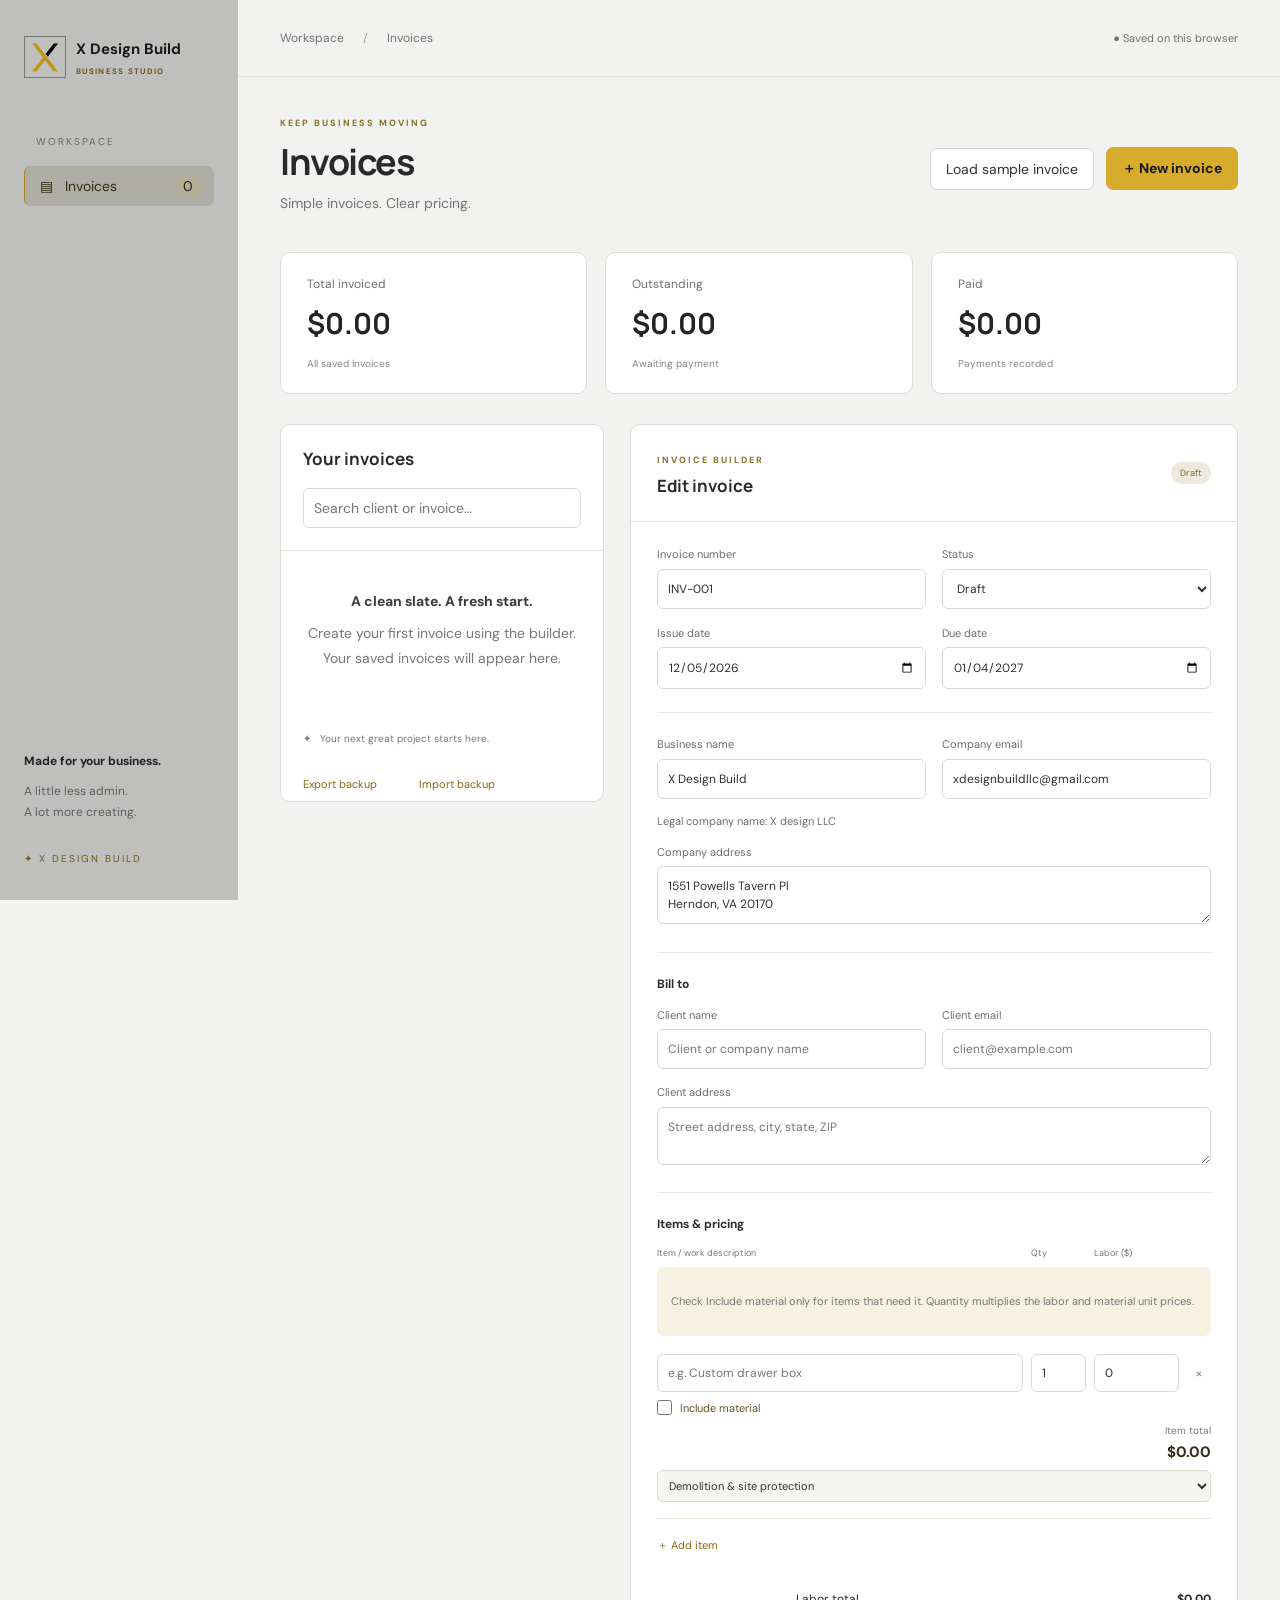
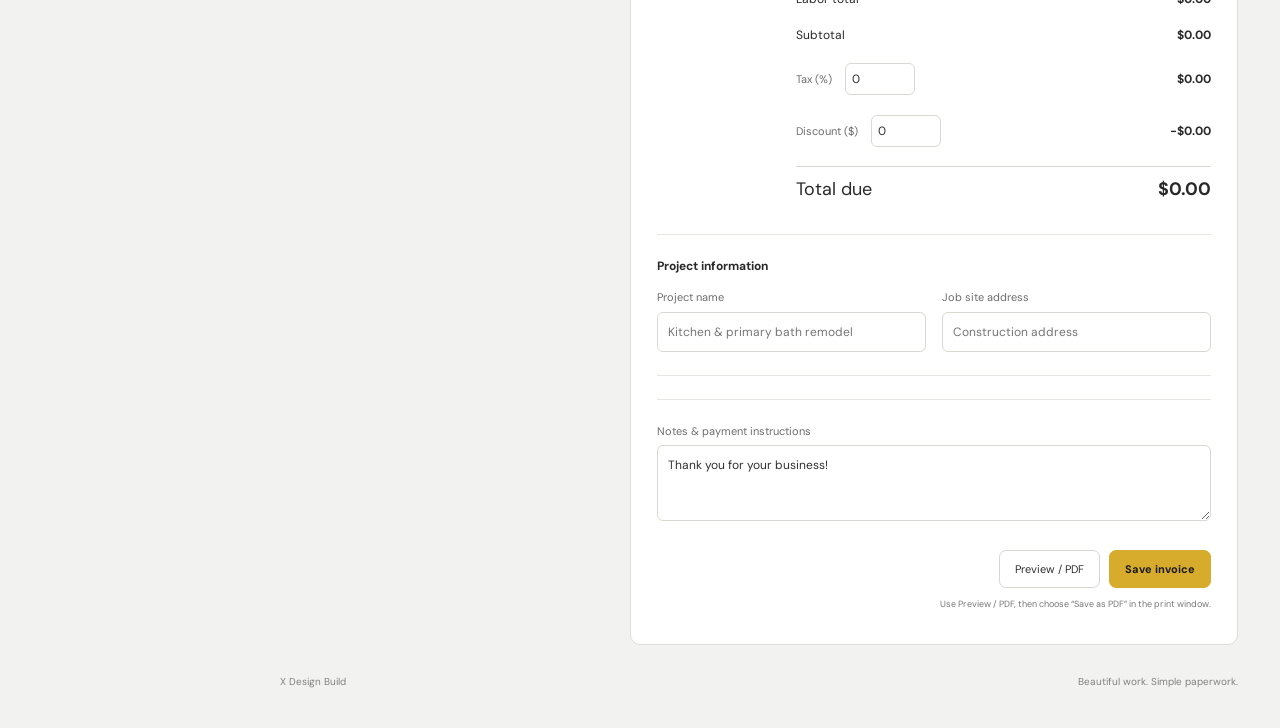
<file: src/index.html>
<!doctype html><html lang="en"><head><meta charset="utf-8"><meta name="viewport" content="width=device-width,initial-scale=1"><title>X Design Build — Invoices</title><link rel="stylesheet" href="style.css"></head><body><aside><a class="brand" href="#"><span class="mark custom-x-frame"><span class="custom-x-crop"><img src="[data-uri]" alt="X"></span></span><span>X Design Build<small>BUSINESS STUDIO</small></span></a><div class="navlabel">WORKSPACE</div><button class="nav active" id="all">▤ &nbsp; Invoices <span id="count">0</span></button><div class="coming">▧ &nbsp; Contracts <small>COMING LATER</small></div><div class="sidefoot"><b>Made for your business.</b><p>A little less admin.<br>A lot more creating.</p><span>✦ X DESIGN BUILD</span></div></aside><main><header><span>Workspace <i>/</i> Invoices</span><span class="local">● Saved on this browser</span></header><section class="page"><div class="heading"><div><div class="eyebrow">KEEP BUSINESS MOVING</div><h1>Invoices</h1><p>Create something great. Get paid for it.</p></div><button class="primary" id="new">＋ New invoice</button></div><div class="stats"><div><label>Total invoiced</label><strong id="total">$0.00</strong><small>All saved invoices</small></div><div><label>Outstanding</label><strong id="outstanding">$0.00</strong><small>Awaiting payment</small></div><div><label>Paid</label><strong id="paid">$0.00</strong><small>Payments recorded</small></div></div><div class="workspace"><section class="library"><div class="libraryhead"><h2>Your invoices</h2><input id="search" placeholder="Search client or invoice…" aria-label="Search invoices"></div><div id="list"></div><div class="tip">✦ &nbsp; Your next great project starts here.</div><button id="export" class="textbutton">Export backup</button><label class="textbutton import">Import backup<input id="import" type="file" accept="application/json" hidden></label></section><section class="editor"><div class="editorhead"><div><span class="eyebrow">INVOICE BUILDER</span><h2 id="editorTitle">New invoice</h2></div><span class="badge" id="badge">Draft</span></div><form id="form"><div class="twocol"><label>Invoice number<input id="number" required></label><label>Status<select id="status"><option>Draft</option><option>Sent</option><option>Paid</option></select></label><label>Issue date<input id="issued" type="date" required></label><label>Due date<input id="due" type="date" required></label></div><div class="divider"></div><div class="twocol"><label>Business name<input id="company" required value="X Design Build"></label><label>Company email<input id="companyEmail" type="email" placeholder="you@company.com"></label></div><p class="legal-name">Legal company name: X design LLC</p><label>Company address<textarea id="companyAddress" rows="2" placeholder="Business address"></textarea></label><div class="divider"></div><h3>Bill to</h3><div class="twocol"><label>Client name<input id="client" required placeholder="Client or company name"></label><label>Client email<input id="email" type="email" placeholder="client@example.com"></label></div><label>Client address<textarea id="address" rows="2" placeholder="Street address, city, state, ZIP"></textarea></label><div class="divider"></div><h3>Project details</h3><div class="itemlabels"><span>Description</span><span>Qty</span><span>Rate ($)</span><span></span></div><div id="items"></div><button type="button" class="textbutton" id="add">＋ Add line item</button><div class="calcs"><div><span>Subtotal</span><b id="subtotal"></b></div><div><label>Tax (%) <input id="tax" type="number" min="0" max="100" step="0.01" value="0"></label><b id="taxamount"></b></div><div><label>Discount ($) <input id="discount" type="number" min="0" step="0.01" value="0"></label><b id="discountamount"></b></div><div class="grand"><span>Total due</span><b id="grand"></b></div></div><label>Notes & payment instructions<textarea id="notes" rows="3" placeholder="Payment details, a thank-you, or anything your client should know."></textarea></label><div class="actions"><button type="button" id="delete" class="danger" hidden>Delete</button><button type="button" id="print">Preview / PDF</button><button class="primary" type="submit">Save invoice</button></div><p class="hint">Use Preview / PDF, then choose “Save as PDF” in the print window.</p></form></section></div><footer>X Design Build <span>Beautiful work. Simple paperwork.</span></footer></section></main><div id="toast" role="status"></div><div id="printArea"></div><script src="app.js"></script><script src="remodel.js"></script><script src="invoice-only.js"></script><script src="cost-sections.js"></script><script src="simple.js"></script></body></html>
</file>
<file: src/style.css>
@import url('https://fonts.googleapis.com/css2?family=DM+Sans:wght@400;500;600;700&family=Manrope:wght@400;500;600;700;800&display=swap');
:root{font-family:'DM Sans',sans-serif;color:#253b35;background:#f5f7f4;font-size:14px}*{box-sizing:border-box}body{margin:0}button,input,textarea,select{font:inherit}button{cursor:pointer;border:1px solid #dce3de;background:white;border-radius:7px;padding:11px 15px;color:inherit}button:hover{filter:brightness(.96)}aside{position:fixed;width:238px;height:100vh;background:#153e34;color:#f8faf5;padding:36px 24px}.brand{display:flex;gap:12px;color:inherit;text-decoration:none;font-size:17px;font-weight:700;align-items:center}.mark{font-size:33px;border:1px solid #739185;padding:0 10px;font-weight:400}.brand small{display:block;font-size:9px;letter-spacing:2px;color:#a5bbb0;margin-top:7px}.navlabel{font-size:10px;letter-spacing:2px;color:#8eaaa0;margin:57px 12px 18px}.nav{width:100%;text-align:left;background:#2e5549;border:0;color:white}.nav span{float:right;background:#59766b;border-radius:4px;padding:0 6px}.coming{color:#90a89d;margin:24px 12px;font-size:13px}.coming small{display:block;font-size:8px;letter-spacing:1px;margin:9px 0 0 23px}.sidefoot{position:absolute;bottom:35px;font-size:12px}.sidefoot p{color:#a5bbb0;line-height:1.8}.sidefoot span{display:block;color:#a3b8a9;font-size:10px;letter-spacing:2px;margin-top:28px}main{margin-left:238px}header{height:77px;border-bottom:1px solid #e1e7e0;display:flex;align-items:center;justify-content:space-between;padding:0 42px;font-size:12px;color:#738079}header i{font-style:normal;margin:0 16px;color:#a4ada5}.local{font-size:11px;color:#597264}.page{padding:40px 42px}.heading{display:flex;align-items:center;justify-content:space-between;margin-bottom:32px}.eyebrow{font-size:9px;letter-spacing:2px;font-weight:700;color:#7b8e7c}h1{font-family:Manrope,sans-serif;font-size:36px;letter-spacing:-1.5px;margin:8px 0}p{color:#859087}.heading p{margin:8px 0}.primary{background:#225543;color:white;border-color:#225543;font-weight:600}.stats{display:grid;grid-template-columns:repeat(3,1fr);gap:18px;margin-bottom:30px}.stats>div{border:1px solid #e0e5dd;background:#fff;padding:22px 26px;border-radius:10px}.stats label{font-size:12px;color:#79867b}.stats strong{display:block;font:700 29px Manrope,sans-serif;margin:10px 0}.stats small{font-size:10px;color:#93a08e}.workspace{display:grid;grid-template-columns:minmax(250px,.8fr) minmax(430px,1.5fr);gap:26px;align-items:start}.library,.editor{background:#fff;border:1px solid #e0e5dd;border-radius:10px;overflow:hidden}.libraryhead{padding:22px;border-bottom:1px solid #edf0e9}h2{font:700 17px Manrope,sans-serif;margin:0 0 18px}input,textarea,select{width:100%;border:1px solid #dfe5dc;border-radius:6px;background:#fff;padding:10px;color:#33483b;outline:none}input:focus,textarea:focus,select:focus{border-color:#4b7d60;box-shadow:0 0 0 2px #e7efe5}textarea{resize:vertical}label{display:block;color:#7b877c;font-size:11px;line-height:1.5}label input,label textarea,label select{margin-top:6px;font-size:12px}.invoiceRow{padding:19px 22px;border-bottom:1px solid #edf0e9;cursor:pointer;display:flex;justify-content:space-between;gap:12px}.invoiceRow:hover,.invoiceRow.selected{background:#f1f5ee}.invoiceRow strong{display:block;font-size:13px;margin-bottom:7px}.invoiceRow small{color:#8d998c;font-size:10px}.invoiceRow .right{text-align:right;white-space:nowrap}.badge{font-size:9px;padding:5px 9px;background:#f0efdf;color:#8b8353;border-radius:20px;display:inline-block}.badge.Paid{background:#e5efe2;color:#4d7953}.badge.Sent{background:#e8edf5;color:#576f95}.tip{font-size:10px;color:#8b9982;padding:22px}.empty{padding:38px 24px;text-align:center;color:#8a9689;line-height:1.8}.empty b{display:block;color:#415a45;margin-bottom:7px}.editorhead{padding:24px 26px;border-bottom:1px solid #e7ece3;display:flex;justify-content:space-between;align-items:center}.editorhead h2{margin:7px 0 0}form{padding:24px 26px}.twocol{display:grid;grid-template-columns:1fr 1fr;gap:16px;margin-bottom:15px}.divider{height:1px;background:#edf0e8;margin:23px 0}h3{font-size:12px;margin:0 0 15px}.itemlabels,.item{display:grid;grid-template-columns:minmax(100px,1fr) 55px 85px 24px;gap:8px;align-items:center}.itemlabels{font-size:9px;color:#8a9787;margin-bottom:8px}.item{margin-bottom:9px}.item input{font-size:12px;min-width:0}.remove{padding:3px;border:0;color:#a3998c}.textbutton{padding:10px 0;border:0;background:transparent;font-size:11px;color:#5b7953;margin:0 20px 0 0}.library>.textbutton{margin-left:22px}.import{display:inline;cursor:pointer}.calcs{margin:18px 0 22px 25%}.calcs>div{display:flex;align-items:center;justify-content:space-between;padding:10px 0;font-size:12px}.calcs input{width:70px;display:inline;margin:0 0 0 10px;padding:6px}.grand{border-top:1px solid #dde5d7;margin-top:9px;font-size:18px!important}.actions{display:flex;gap:9px;justify-content:flex-end;margin-top:24px}.actions button{font-size:11px}.danger{margin-right:auto;color:#b56853}.hint{font-size:9px;text-align:right;line-height:1.6}footer{display:flex;justify-content:space-between;margin-top:30px;font-size:10px;color:#95a18e}#toast{position:fixed;bottom:25px;left:50%;background:#173e31;color:white;border-radius:7px;padding:12px 25px;display:none}#printArea{display:none}@media(min-width:1500px){.page{max-width:1350px;margin:auto}}@media(max-width:1050px){aside{width:190px;padding:30px 18px}main{margin-left:190px}.page{padding:28px 24px}.workspace{grid-template-columns:1fr}.library{max-height:360px;overflow:auto}header{padding:0 24px}}@media(max-width:650px){aside{position:static;width:auto;height:auto;padding:18px}.brand{font-size:14px}.mark{font-size:22px}.navlabel,.nav,.coming,.sidefoot{display:none}main{margin:0}header{height:50px;padding:0 18px}.local{font-size:9px}.page{padding:24px 14px}.heading{gap:10px}h1{font-size:29px}.heading p{font-size:11px}.stats{gap:7px}.stats>div{padding:14px 10px}.stats strong{font-size:20px}.stats small{font-size:8px}.stats label{font-size:10px}form,.editorhead{padding:20px 16px}.actions{flex-wrap:wrap}.calcs{margin-left:10%}}@media print{@page{size:A4;margin:18mm}body{background:white}body>*{display:none!important}#printArea{display:block!important;color:#1c342a;font:12px Arial,sans-serif}.phead{display:flex;justify-content:space-between;border-bottom:3px solid #254d3d;padding-bottom:30px;margin-bottom:30px}.phead h1{font-size:30px;letter-spacing:0}.pcols{display:flex;justify-content:space-between;gap:40px;margin-bottom:35px}.pcols>div{flex:1}#printArea h3{color:#78917e;font-size:10px;letter-spacing:2px}#printArea table{width:100%;border-collapse:collapse;margin:30px 0}#printArea td,#printArea th{padding:14px 8px;border-bottom:1px solid #dfe6dd;text-align:right}#printArea td:first-child,#printArea th:first-child{text-align:left}#printArea th{background:#eff3ed;font-size:10px}.ptotals{width:45%;margin-left:auto;line-height:2.4}.ptotals div{display:flex;justify-content:space-between}.ptotals .pgrand{border-top:2px solid #264f3f;font-weight:bold;font-size:18px}.pnotes{border-top:1px solid #dfe6dd;margin-top:40px;padding-top:20px;white-space:pre-wrap;line-height:1.7}}

.legal-name{font-size:11px;color:#7b877c;margin:0 0 16px}

.heading{gap:12px;flex-wrap:wrap}.heading>div{flex:1;min-width:220px}.viewtabs{display:flex;gap:6px;padding:15px 20px;border-bottom:1px solid #e4e9e0}.viewtabs button{font-size:11px;padding:9px 13px}.viewtabs .chosen{background:#eaf1e4;border-color:#abc19c}.category{grid-column:1/-1;font-size:11px;padding:7px;background:#f5f8f1;margin-bottom:8px}.sectionhelp{font-size:11px;line-height:1.7;color:#7b8775}.upload{display:inline-block;padding:12px 18px;border:1px dashed #93ae82;border-radius:7px;background:#f4f8ef;cursor:pointer;margin:8px 0 18px}.materialcard{display:grid;grid-template-columns:110px 1fr;gap:16px;padding:16px 0;border-bottom:1px solid #e8eddf}.materialcard img{width:110px;height:130px;object-fit:cover;border-radius:6px}.materialcard label{margin-bottom:8px}.paymentcard,.phasecard{border:1px solid #e0e7d9;border-radius:7px;padding:14px;margin:12px 0;background:#fafbf8}.paymentcard>label,.phasecard>label{margin-bottom:12px}.paymentbottom{display:flex;align-items:center;justify-content:space-between}.paymentbottom input{width:auto;vertical-align:middle;margin-right:7px}.paymentsummary,.paymentwarning{padding:12px;font-size:11px;border-radius:6px;line-height:1.8;background:#eef4e7}.paymentwarning{background:#fff3d9;color:#8f662a}.featurepanel{border-top:1px solid #e1e8d8;margin-top:22px;padding-top:22px}.featurepanel>label{margin:14px 0}.draftnotice{font-size:11px;line-height:1.8;padding:13px;border:1px solid #dfcfa9;background:#fff9ec;color:#8e7135}.featurepanel button{margin-top:14px}@media print{.printattachment{break-before:page}.printmaterials{display:grid;grid-template-columns:1fr 1fr;gap:20px}.printmaterials figure{margin:0;break-inside:avoid}.printmaterials img{width:100%;max-height:220px;object-fit:contain}.printmaterials figcaption{font-size:11px;line-height:1.7}.contracttext{white-space:pre-wrap;line-height:1.8;color:#253b35}.signatures{margin-top:45px;break-inside:avoid;line-height:1.8}#printArea h2{margin-top:25px}#printArea h3{margin:22px 0 8px}#printArea p{color:#3d5144;line-height:1.7}#printArea tr{break-inside:avoid}}

[hidden]{display:none!important}#billingPage{padding:24px 26px}.workflowintro p{font-size:12px;line-height:1.8}.workflowintro h2{margin-bottom:8px}#milestoneChoices{margin:24px 0}#billingPage h3{margin-top:24px}.milestonechoice{display:flex;gap:15px;align-items:center;justify-content:space-between;border-bottom:1px solid #e3e9dd;padding:16px 0}.milestonechoice b{font-size:12px}.milestonechoice small{display:block;margin-top:7px;color:#7c8874;font-size:11px}.milestonechoice button{font-size:10px}.milestonechoice button:disabled{cursor:default;opacity:.5}.viewtabs{flex-wrap:wrap}

.company-logo{width:100%;height:auto;background:white;display:block}.brand{background:white;padding:8px;border-radius:4px}@media print{.document-logo{width:240px;height:auto;display:block}}

.brand{background:transparent!important;padding:0!important;border-radius:0;gap:10px;font-size:15px}.original-x{display:block;width:48px;height:70px;overflow:hidden;flex:0 0 48px}.original-x img{height:70px;width:auto;max-width:none;display:block}.brand>span:last-child{white-space:nowrap}.brand small{font-size:8px;letter-spacing:1.3px}

.original-x{width:30px!important;height:42px!important;flex:0 0 30px!important}.original-x img{height:42px!important;width:auto!important}.brand{gap:9px!important;align-items:center}

.original-x{width:40px!important;height:42px!important;flex:0 0 40px!important}.original-x img{height:42px!important;width:auto!important;max-width:none!important}.brand{gap:8px!important}

/* Gray, black, and mustard brand palette */
:root{color:#292929;background:#f2f2f0;accent-color:#d6a91e}
aside{background:#191919;color:#fafafa}.brand small{color:#c9ad59}.navlabel{color:#999}.nav.active{background:#383327;color:#ffcf48;border-left:3px solid #e7b72d}.nav span{background:#51472c;color:#ffdc76}.nav:not(.active){color:#d0d0d0}.nav:hover{background:#303030!important}.sidefoot p{color:#aaa}.sidefoot span{color:#d4b45d}
header{border-color:#deded9;color:#727272}header i{color:#a0a0a0}.local{color:#76705f}.eyebrow{color:#8b7028}.heading p,p{color:#747474}
button{border-color:#d7d7d2;color:#303030;background:#fff}button:focus-visible{outline:3px solid #d2a62e;outline-offset:3px}.primary{background:#d7ac2d;color:#191919;border-color:#d7ac2d;font-weight:700}.primary:hover{background:#c69b20;filter:none}
.stats>div,.library,.editor{border-color:#deded8;background:#fff}.stats label{color:#707070}.stats small{color:#848484}.stats strong{color:#232323}.libraryhead,.invoiceRow,.editorhead,.viewtabs,.materialcard,.milestonechoice{border-color:#e5e5df}.invoiceRow:hover,.invoiceRow.selected{background:#fff7de}.invoiceRow.selected{box-shadow:inset 3px 0 #d7ac2d}.invoiceRow small{color:#777}.tip,.sectionhelp,.empty,.hint,.milestonechoice small{color:#777}.empty b{color:#3b3b3b}
input,textarea,select{border-color:#d9d9d3;color:#303030;background:#fff}input:focus,textarea:focus,select:focus{border-color:#b88c14;box-shadow:0 0 0 2px #f7edcd}label,.legal-name{color:#6c6c6c}.divider{background:#e7e7e1}.itemlabels{color:#777}.category{background:#f5f5f2}.textbutton{color:#8b6810}.remove{color:#888}.danger{color:#a14835}.grand{border-color:#d8d8d1}.viewtabs .chosen{background:#fff0be;border-color:#d2ae40;color:#5d470a}.upload{background:#fff9e9;border-color:#c9a73e;color:#705714}.paymentcard,.phasecard{background:#f8f8f5;border-color:#deded7}.paymentsummary{background:#f5f0df;color:#524a34}.paymentwarning,.draftnotice{background:#fff4d1;border-color:#dbc071;color:#765a16}.featurepanel{border-color:#deded7}.badge{background:#eee9dc;color:#77622e}.badge.Paid{background:#e9e9e5;color:#424242}.badge.Sent{background:#fff0bc;color:#765a13}footer{color:#818181}#toast{background:#242424;color:#ffdb70}
@media print{#printArea{color:#242424}.phead{border-color:#b38a1a}.ptotals .pgrand{border-color:#b38a1a}#printArea th{background:#f3f0e5}#printArea td,#printArea th,.pnotes{border-color:#deded7}#printArea h3{color:#877024}#printArea p,.contracttext{color:#393939}.draftnotice{color:#765a16}}

/* Light gray sidebar keeps both black and gold logo strokes visible. */
aside{background:#d9d9d6;color:#222}.brand{color:#171717}.brand small{color:#665522}.navlabel{color:#676767}.nav.active{background:#c7c4bb;color:#332b13;border-left-color:#aa8116}.nav span{background:#b6ad92;color:#242019}.nav:not(.active){color:#333}.nav:hover{background:#c6c6c1!important}.sidefoot p{color:#5d5d5d}.sidefoot span{color:#6e571c}

/* Slightly darker gray sidebar. */
aside{background:#bfc0bd}.nav.active{background:#aeada6}.nav:hover{background:#afafaa!important}

.preview-logo{display:block;width:100%;height:auto;max-height:76px;object-fit:contain}.brand{width:100%}

.brand .mark{display:flex;align-items:center;justify-content:center;width:40px;height:44px;flex:0 0 40px;border:1px solid #797971;color:#c29716;font-size:33px;padding:0;font-weight:400}.brand{gap:10px!important}

.brand .mark{color:#ed861c;width:42px;height:42px;flex:0 0 42px;border:1px solid #777770;border-radius:0;box-sizing:border-box}

.brand .mark{color:#c29716;font-weight:600}

.brand .custom-x-frame{display:flex;align-items:center;justify-content:center;width:42px;height:42px;flex:0 0 42px;border:1px solid #777770;border-radius:0;padding:0;overflow:hidden}.custom-x-crop{display:block;width:32px;height:34px;overflow:hidden;flex:0 0 32px}.custom-x-crop img{display:block;height:34px;width:auto;max-width:none}

/* Mustard tint for the original X symbol. */
.custom-x-crop img{filter:brightness(.78) saturate(.85)}

.custom-x-crop{width:27px;height:29px;flex:0 0 27px}.custom-x-crop img{height:29px;width:auto}

.optional-materials{margin:22px 0;padding:17px;border:1px solid #d8d6cc;border-radius:8px;background:#faf8f0}.material-toggle{display:flex;align-items:center;gap:9px;color:#413a26;font-size:13px;font-weight:600}.material-toggle input{width:17px;height:17px;margin:0}.kind{grid-column:1/-1;font-size:11px;padding:6px;margin-bottom:10px}

.pricing-toggle{padding:14px;background:#f6f1e1;border-radius:7px;margin-bottom:18px}.pricing-toggle>label{display:flex;gap:9px;align-items:center;font-size:12px;color:#423820}.pricing-toggle input{width:16px;height:16px;margin:0}.material-price{grid-column:1/3}.line-total{grid-column:3/5;display:flex;flex-direction:column;align-items:flex-end;font-size:10px;color:#777}.line-total b{font-size:15px;color:#332b17;margin-top:5px}.priced-item{padding-bottom:8px;border-bottom:1px solid #e8e5db}

@media print{#printArea .invoice-brand{display:flex;align-items:center;width:auto;gap:10px!important;text-decoration:none;color:#171717;background:transparent!important}#printArea .invoice-brand>span:last-child{font-size:18px;font-weight:700}#printArea .invoice-brand small{display:block;font-size:8px;letter-spacing:1.3px;color:#665522;margin-top:6px}#printArea .custom-x-frame{display:flex;align-items:center;justify-content:center;width:42px;height:42px;flex:0 0 42px;border:1px solid #777770;padding:0;border-radius:0;overflow:hidden}#printArea .custom-x-crop{display:block;width:27px;height:29px;flex:0 0 27px;overflow:hidden}#printArea .custom-x-crop img{display:block;height:29px;width:auto;max-width:none;filter:brightness(.78) saturate(.85)}}

/* Fine mustard accent lines. */
.nav.active{border-left-width:1px}.invoiceRow.selected{box-shadow:inset 1px 0 #d7ac2d}@media print{.phead{border-bottom-width:1px}.ptotals .pgrand{border-top-width:1px}}

.invoice-history{width:min(640px,92vw);max-height:80vh;overflow:auto;border:1px solid #ccc9bd;border-radius:12px;padding:24px;color:#292929;background:#fff}.invoice-history::backdrop{background:#0006}.history-top{display:flex;justify-content:space-between;align-items:center}.history-top h2{margin:0}.invoice-history p{font-size:12px;line-height:1.8}.history-entry{display:flex;justify-content:space-between;width:100%;text-align:left;padding:16px;margin-top:9px}.history-entry small{display:block;color:#777;font-size:11px;margin-top:7px}

.per-item-material{grid-column:1/-1;display:flex;align-items:center;gap:8px;font-size:11px;color:#665321}.per-item-material input{width:15px;height:15px;margin:0}.pricing-toggle>input[hidden]{display:none!important}
</file>
